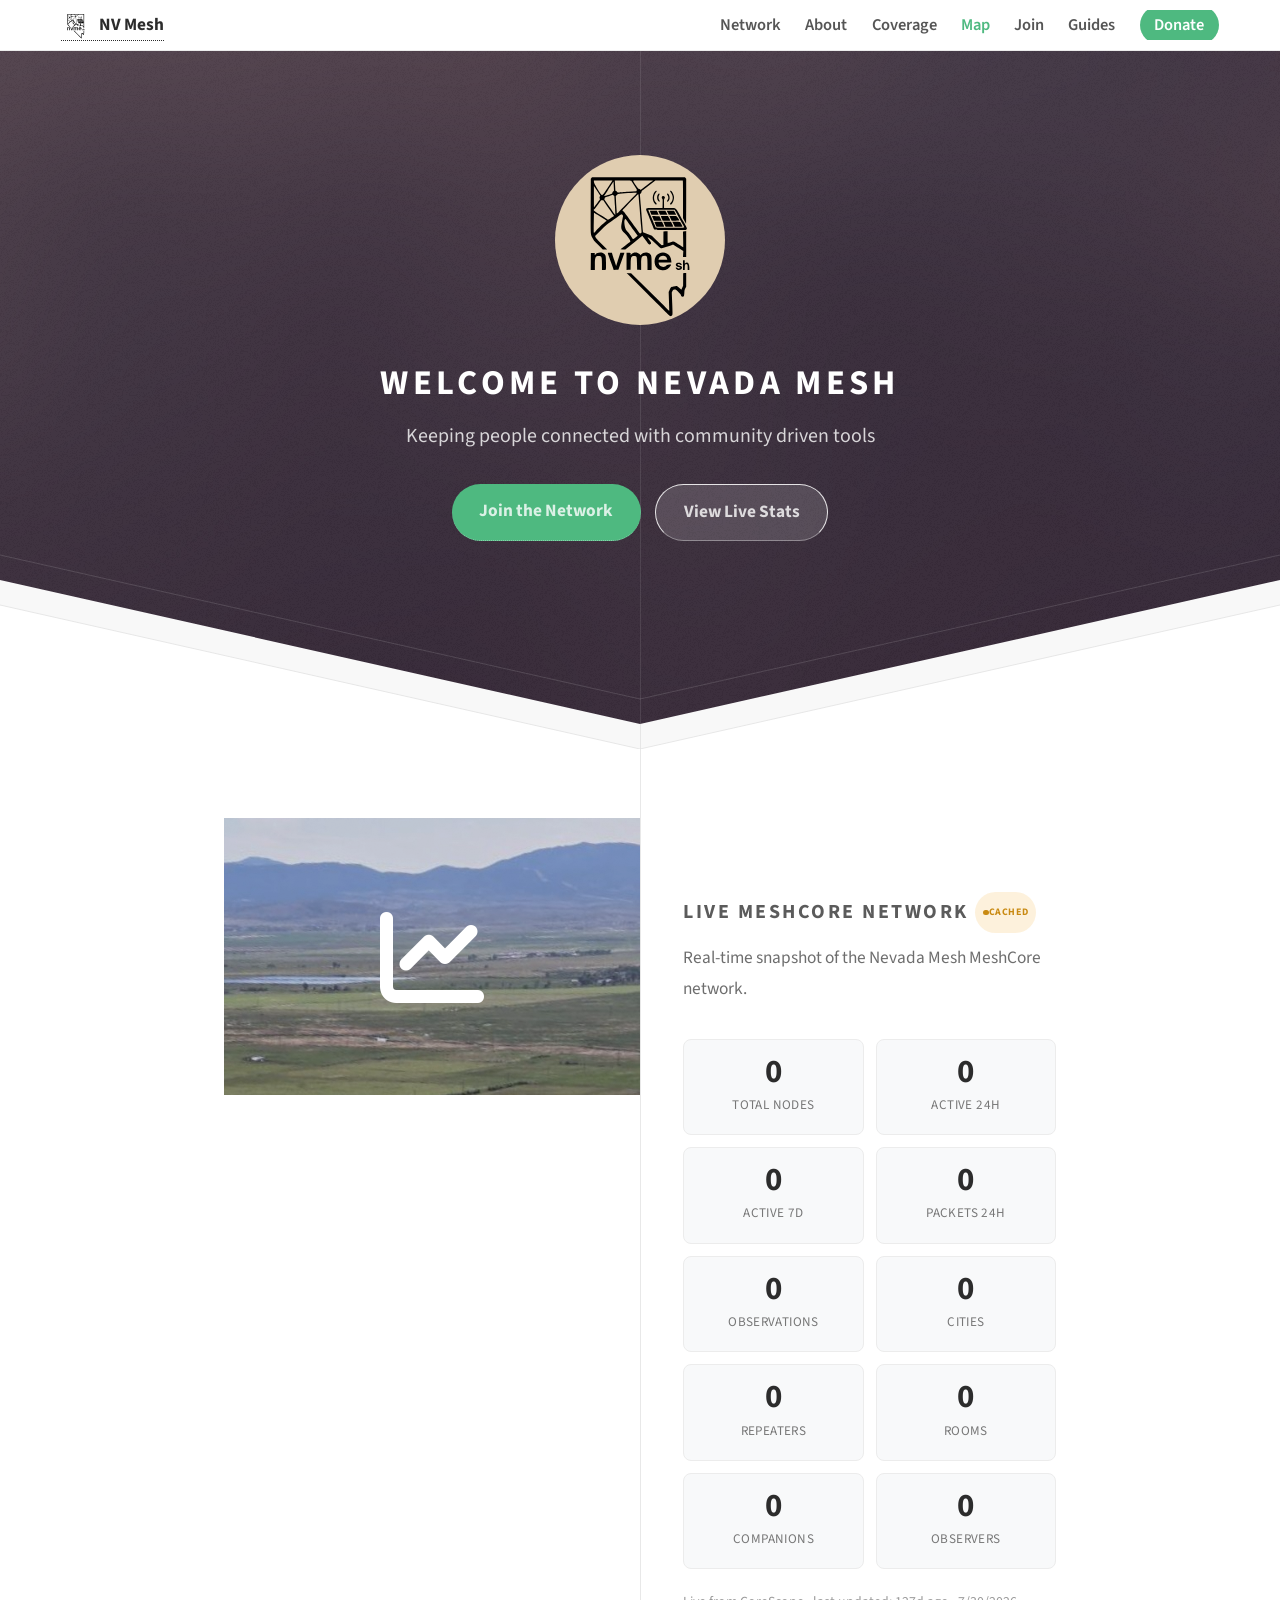
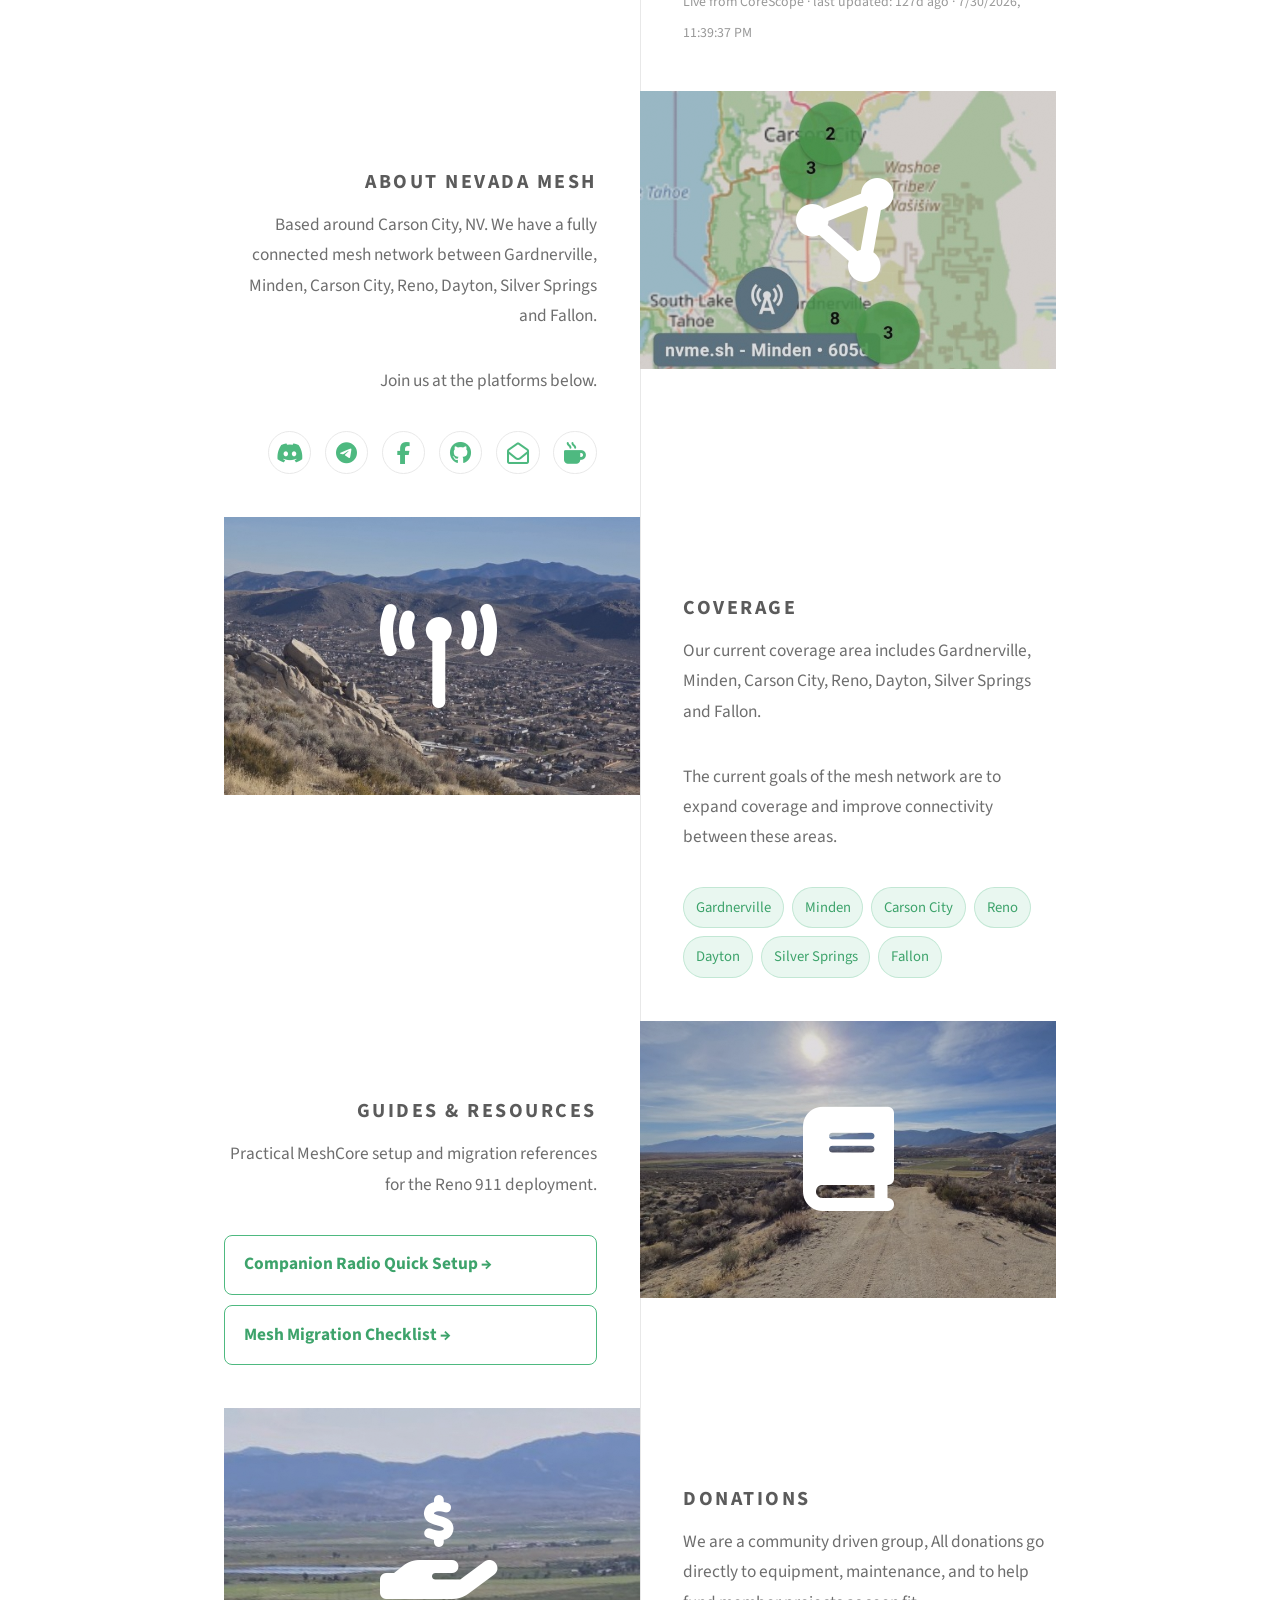
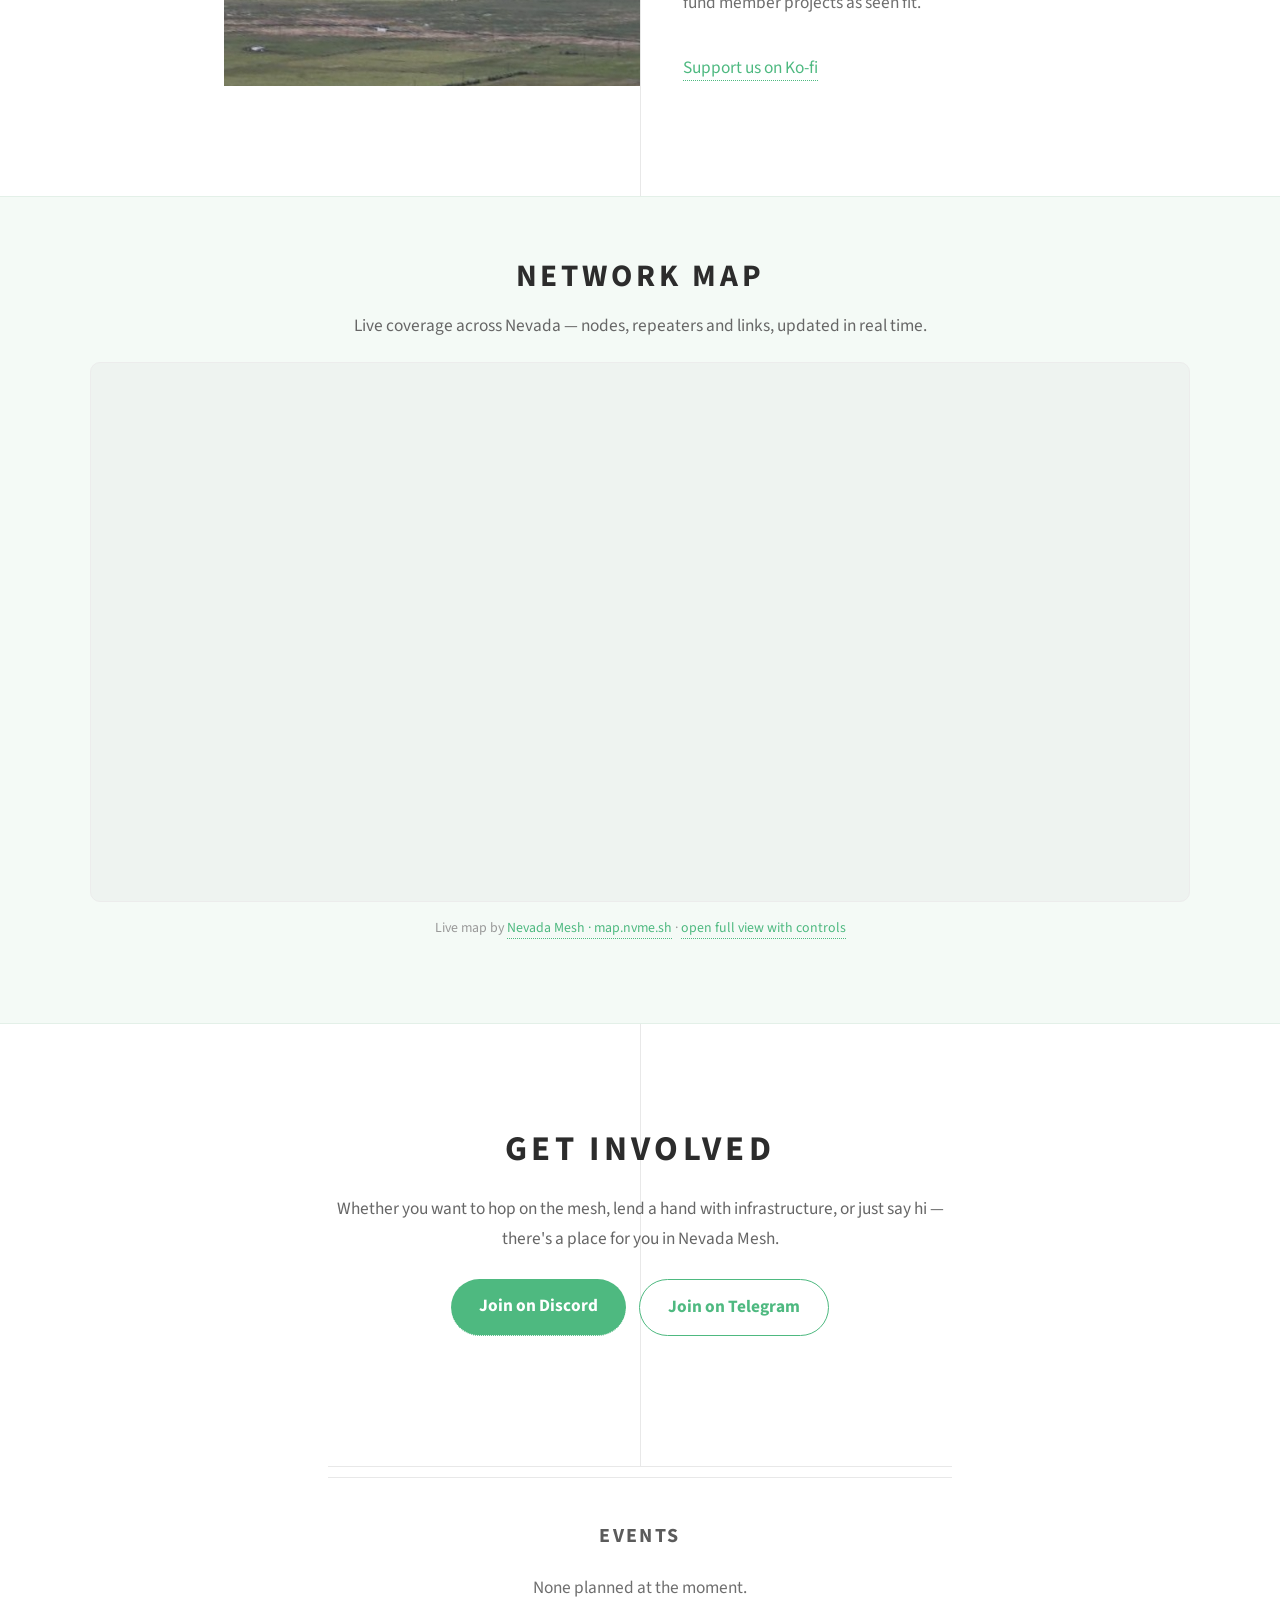
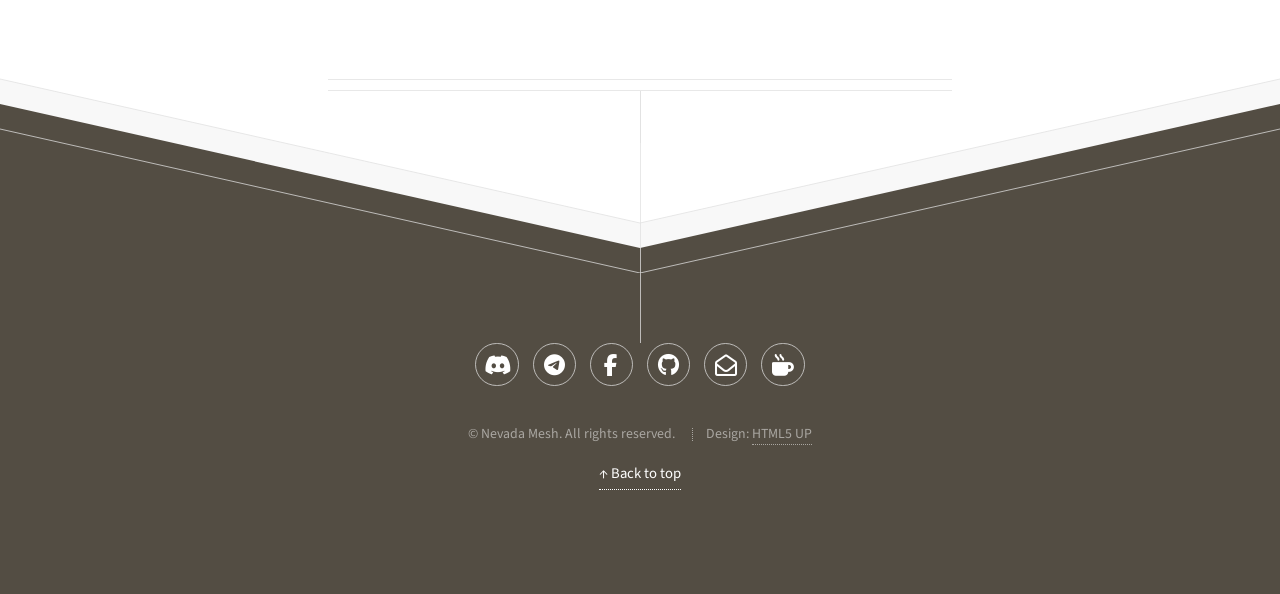
<file: index.html>
<!DOCTYPE HTML>
<html id="top">
<head>
	<title>NV Mesh — Nevada Community Mesh Network</title>
	<meta charset="utf-8" />
	<meta name="viewport" content="width=device-width, initial-scale=1" />
	<meta name="description" content="Nevada Mesh — a community-driven, off-grid MeshCore radio network keeping Carson City, Reno, Minden, Gardnerville, Dayton, Silver Springs and Fallon connected. Live network stats, coverage and how to join." />
	<meta name="theme-color" content="#4eb980" />

	<!-- Social / link-preview cards -->
	<meta property="og:type" content="website" />
	<meta property="og:title" content="Nevada Mesh — Community Mesh Network" />
	<meta property="og:description" content="Keeping Nevadans connected with community-driven, off-grid MeshCore radio. Live network stats, coverage and how to join." />
	<meta property="og:url" content="https://nvme.sh" />
	<meta property="og:image" content="images/header.jpg" />
	<meta name="twitter:card" content="summary_large_image" />
	<meta name="twitter:title" content="Nevada Mesh — Community Mesh Network" />
	<meta name="twitter:description" content="Keeping Nevadans connected with community-driven, off-grid MeshCore radio." />
	<meta name="twitter:image" content="images/header.jpg" />

	<!-- Favicon -->
	<link rel="icon" href="images/nvmesh_logo_box.svg" type="image/svg+xml" />
	<link rel="apple-touch-icon" href="images/nvmesh_logo_color.png" />

	<link rel="stylesheet" href="assets/css/main.css" />

	<style>
		:root { --nm-accent: #4eb980; --nm-accent-d: #3da36b; }

		html { scroll-behavior: smooth; }

		/* ---------- Sticky nav ---------- */
		#nav {
			position: sticky;
			top: 0;
			z-index: 1000;
			background: rgba(255, 255, 255, 0.92);
			backdrop-filter: saturate(180%) blur(10px);
			border-bottom: 1px solid #ececec;
			transition: box-shadow .2s ease;
		}
		#nav.scrolled { box-shadow: 0 2px 14px rgba(0, 0, 0, 0.08); }
		.nav-inner {
			max-width: 1200px;
			margin: 0 auto;
			display: flex;
			align-items: center;
			justify-content: space-between;
			padding: .55em 1.2em;
			gap: 1em;
		}
		.nav-brand {
			display: flex;
			align-items: center;
			gap: .5em;
			font-weight: 700;
			color: #2c2c2c;
			text-decoration: none;
			white-space: nowrap;
		}
		.nav-brand img { width: 30px; height: 30px; }
		.nav-links {
			display: flex;
			align-items: center;
			gap: 1.4em;
			list-style: none;
			margin: 0;
			padding: 0;
			overflow-x: auto;
			scrollbar-width: none;
		}
		.nav-links::-webkit-scrollbar { display: none; }
		.nav-links a {
			color: #555;
			text-decoration: none;
			font-size: .95em;
			font-weight: 600;
			padding: .3em 0;
			border-bottom: 2px solid transparent;
			transition: color .15s ease, border-color .15s ease;
			white-space: nowrap;
		}
		.nav-links a:hover { color: var(--nm-accent); }
		.nav-links a.active { color: var(--nm-accent); border-bottom-color: var(--nm-accent); }
		.nav-cta {
			background: var(--nm-accent);
			color: #fff !important;
			padding: .4em .9em !important;
			border-radius: 999px;
			border-bottom: none !important;
		}
		.nav-cta:hover { background: var(--nm-accent-d); }

		/* offset for sticky nav when jumping to anchors */
		#main section[id] { scroll-margin-top: 72px; }

		/* ---------- Hero CTAs ---------- */
		.hero-cta {
			margin-top: 1.8em;
			display: flex;
			gap: .8em;
			justify-content: center;
			flex-wrap: wrap;
		}
		.hero-cta a {
			display: inline-block;
			padding: .7em 1.6em;
			border-radius: 999px;
			font-weight: 700;
			text-decoration: none;
			font-size: 1em;
			transition: background .15s ease, color .15s ease, border-color .15s ease;
		}
		.btn-primary { background: var(--nm-accent); color: #fff; }
		.btn-primary:hover { background: var(--nm-accent-d); }
		.btn-ghost { background: rgba(255, 255, 255, 0.14); color: #fff; border: 1px solid rgba(255, 255, 255, 0.85); }
		.btn-ghost:hover { background: rgba(255, 255, 255, 0.28); border-color: #fff; }

		/* ---------- Live status badge ---------- */
		.status-badge {
			display: inline-block;
			font-size: .5em;
			font-weight: 700;
			letter-spacing: .06em;
			padding: .35em .8em;
			border-radius: 999px;
			vertical-align: middle;
			margin-left: .6em;
			text-transform: uppercase;
		}
		.status-badge .dot { display: inline-block; width: .55em; height: .55em; border-radius: 50%; background: currentColor; margin-right: .4em; vertical-align: middle; }
		.status-badge.live   { background: rgba(78,185,128,.15); color: var(--nm-accent); }
		.status-badge.cached { background: rgba(240,170,40,.16);  color: #c98a12; }
		.status-badge.demo   { background: rgba(140,140,140,.16); color: #888; }
		.status-badge.live .dot { animation: nm-pulse 1.6s infinite; }
		@keyframes nm-pulse { 0% { box-shadow: 0 0 0 0 rgba(78,185,128,.55); } 70% { box-shadow: 0 0 0 .55em rgba(78,185,128,0); } 100% { box-shadow: 0 0 0 0 rgba(78,185,128,0); } }

		/* ---------- Stats grid ---------- */
		.stat-grid { display: grid; grid-template-columns: repeat(auto-fit, minmax(118px, 1fr)); gap: 12px; margin: 18px 0; }
		.stat { background: #f8f9fa; border: 1px solid #ececec; border-radius: 8px; padding: 14px 10px; text-align: center; }
		.stat-num { font-size: 1.9em; font-weight: 700; color: #2c2c2c; line-height: 1.1; font-variant-numeric: tabular-nums; }
		.stat-lbl { font-size: .76em; color: #777; margin-top: 5px; text-transform: uppercase; letter-spacing: .03em; }
		.content h4 { margin: 20px 0 7px; font-size: 1em; color: var(--nm-accent); }
		ol.operators { margin: 0; padding-left: 1.4em; color: #5b5b5b; }
		ol.operators li { margin: 3px 0; }
		ol.operators .cnt { color: #9a9a9a; font-variant-numeric: tabular-nums; }
		.updated { margin-top: 14px; font-size: .8em; color: #999; }

		/* ---------- Coverage chips ---------- */
		.chips { display: flex; flex-wrap: wrap; gap: 8px; margin: 12px 0 4px; }
		.chip { background: rgba(78,185,128,.12); color: var(--nm-accent-d); border: 1px solid rgba(78,185,128,.25); border-radius: 999px; padding: .3em .8em; font-size: .85em; }

		/* ---------- Network Specs removed; guides live in #resources ---------- */

		/* ---------- Get Involved CTA band ---------- */
		#get-involved { text-align: center; padding: 3.5em 1em; }
		#get-involved h2 { font-size: 2em; margin: 0 0 .4em; color: #2c2c2c; }
		#get-involved p { color: #666; max-width: 38em; margin: 0 auto 1.4em; }
		.involve-actions { display: flex; gap: .8em; justify-content: center; flex-wrap: wrap; }
		.involve-actions a { display: inline-block; padding: .7em 1.6em; border-radius: 999px; font-weight: 700; text-decoration: none; font-size: 1em; }
		.involve-actions .btn-primary { background: var(--nm-accent); color: #fff; }
		.involve-actions .btn-primary:hover { background: var(--nm-accent-d); }
		.involve-actions .btn-ghost { background: #fff; color: var(--nm-accent); border: 1px solid var(--nm-accent); }
		.involve-actions .btn-ghost:hover { background: #f1fbf6; }

		/* ---------- Footer back-to-top ---------- */
		.to-top { display: inline-block; margin-top: 1.2em; color: rgba(255,255,255,.7); font-size: .85em; text-decoration: none; }
		.to-top:hover { color: #fff; }

		/* ---------- Fix: let feature blocks grow (template clips at 20em) ---------- */
		#main .feature { height: auto !important; }
		#main .feature .image { height: auto; min-height: 16em; }
		#main .feature .image img { position: static; width: 100%; height: 16em; object-fit: cover; }
		#main .feature .content { width: 50%; }

		/* ---------- Network Map (embedded renomap) — full-bleed band like Events ---------- */
		.map-section { margin: 4em 0 2em; }
		.map-section.major {
			width: 100%;
			margin: 4em 0 2em;
			background: #f4faf6;
			padding: 3em 1.2em;
			border-top: 1px solid #e3f0e8;
			border-bottom: 1px solid #e3f0e8;
			box-sizing: border-box;
		}
		.map-head { text-align: center; max-width: 51em; margin: 0 auto; }
		.map-head h3 { font-size: 1.8em; margin: 0 0 .25em; color: #2c2c2c; }
		.map-head p { color: #666; margin: 0 0 1.2em; }
		.map-wrap {
			position: relative;
			width: 100%;
			max-width: 1100px;
			margin: 0 auto;
			height: 540px;
			border: 1px solid #ececec;
			border-radius: 10px;
			overflow: hidden;
			background: #eef3f0;
		}
		.map-wrap iframe { width: 100%; height: 100%; border: 0; display: block; }
		.map-note { text-align: center; font-size: .8em; color: #999; margin-top: .8em; max-width: 51em; margin-left: auto; margin-right: auto; }
		.map-note a { color: var(--nm-accent); }

		/* ---------- Guides (feature-styled, like old Network Specs) ---------- */
		.guide-links { list-style: none; padding: 0; margin: 1em 0 0; display: grid; gap: .6em; }
		.guide-links a {
			display: flex; align-items: center; justify-content: space-between;
			padding: .8em 1.1em; border: 1px solid var(--nm-accent); border-radius: 8px;
			color: var(--nm-accent-d); font-weight: 700; text-decoration: none;
			transition: background .15s ease, color .15s ease;
		}
		.guide-links a:hover { background: var(--nm-accent); color: #fff; }

		@media screen and (max-width: 736px) {
			#main .feature .image img { height: 13em; }
			#main .feature .content { width: 100% !important; }
			.map-wrap { height: 380px; }
		}

		/* Mobile: tighten nav */
		@media screen and (max-width: 640px) {
			.nav-inner { padding: .5em .8em; }
			.nav-links { gap: .9em; }
			.nav-links a { font-size: .85em; }
			#header h1 { font-size: 1.9em; }
		}
	</style>
</head>
<body class="is-preload">

	<!-- ===== Sticky Nav ===== -->
	<nav id="nav">
		<div class="nav-inner">
			<a class="nav-brand" href="#top"><img src="images/nvmesh_logo_box.svg" alt="NV Mesh" /> NV Mesh</a>
			<ul class="nav-links">
				<li><a href="#network">Network</a></li>
				<li><a href="#about">About</a></li>
				<li><a href="#coverage">Coverage</a></li>
				<li><a href="#map">Map</a></li>
				<li><a href="#join">Join</a></li>
				<li><a href="#resources">Guides</a></li>
				<li><a href="#donate" class="nav-cta">Donate</a></li>
			</ul>
		</div>
	</nav>

	<!-- ===== Header / Hero ===== -->
	<div id="header">
		<span class="logo icon"><img style="width: 100%;" src="images/nvmesh_logo_box.svg" alt="NV Mesh Logo" /></span>
		<h1>Welcome to Nevada Mesh</h1>
		<p>Keeping people connected with community driven tools</p>
		<div class="hero-cta">
			<a class="btn-primary" href="#join">Join the Network</a>
			<a class="btn-ghost" href="#network">View Live Stats</a>
		</div>
	</div>

	<!-- ===== Main ===== -->
	<div id="main">

		<div class="box alt container">

			<!-- Live MeshCore Network (promoted up) -->
			<section class="feature left" id="network">
				<a href="#" class="image icon fa-solid fa-chart-line"><img loading="lazy" src="images/pic01.jpg" alt="" /></a>
				<div class="content">
					<h3>Live MeshCore Network <span class="status-badge demo" id="stats-badge"><span class="dot"></span>Loading</span></h3>
					<p>Real-time snapshot of the Nevada Mesh MeshCore network.</p>

					<div class="stat-grid">
						<div class="stat"><div class="stat-num" id="nodes-total">&ndash;</div><div class="stat-lbl">Total Nodes</div></div>
						<div class="stat"><div class="stat-num" id="nodes-24h">&ndash;</div><div class="stat-lbl">Active 24h</div></div>
						<div class="stat"><div class="stat-num" id="nodes-7d">&ndash;</div><div class="stat-lbl">Active 7d</div></div>
						<div class="stat"><div class="stat-num" id="packets-24h">&ndash;</div><div class="stat-lbl">Packets 24h</div></div>
						<div class="stat"><div class="stat-num" id="observations">&ndash;</div><div class="stat-lbl">Observations</div></div>
						<div class="stat"><div class="stat-num" id="cities">&ndash;</div><div class="stat-lbl">Cities</div></div>
						<div class="stat"><div class="stat-num" id="repeaters">&ndash;</div><div class="stat-lbl">Repeaters</div></div>
						<div class="stat"><div class="stat-num" id="rooms">&ndash;</div><div class="stat-lbl">Rooms</div></div>
						<div class="stat"><div class="stat-num" id="companions">&ndash;</div><div class="stat-lbl">Companions</div></div>
						<div class="stat"><div class="stat-num" id="observers">&ndash;</div><div class="stat-lbl">Observers</div></div>
					</div>

					<p class="updated">Live from CoreScope &middot; last updated: <span id="stats-updated">loading&hellip;</span></p>
				</div>
			</section>

			<!-- About -->
			<section class="feature right" id="about">
				<a href="#" class="image icon fa-solid fa-circle-nodes"><img loading="lazy" src="images/pic02.jpg" alt="" /></a>
				<div class="content">
					<h3>About Nevada Mesh</h3>
					<p>Based around Carson City, NV. We have a fully connected mesh network between Gardnerville,
						Minden, Carson City, Reno, Dayton, Silver Springs and Fallon.</p>
					<p>Join us at the platforms below.</p>
					<ul class="icons">
						<li><a href="https://discord.gg/FUYAZgp4Ew" class="icon fa-brands fa-discord"><span class="label">Discord</span></a></li>
						<li><a href="https://t.me/+Uhkh8-nD74JiODlh" class="icon fa-brands fa-telegram"><span class="label">Telegram</span></a></li>
						<li><a href="https://www.facebook.com/groups/2189330928181707/?ref=share&mibextid=NSMWBT" class="icon fa-brands fa-facebook-f"><span class="label">Facebook</span></a></li>
						<li><a href="https://github.com/wel97459" class="icon fa-brands fa-github"><span class="label">Github</span></a></li>
						<li><a href="mailto:support@nvme.sh" class="icon fa fa-envelope-open"><span class="label">Email</span></a></li>
						<li><a href="https://ko-fi.com/nvmesh" target="_blank" rel="noopener" class="icon fa-solid fa-mug-hot"><span class="label">Ko-fi Donations</span></a></li>
					</ul>
				</div>
			</section>

			<!-- Coverage -->
			<section class="feature left" id="coverage">
				<a href="#" class="image icon fa-solid fa-tower-broadcast"><img loading="lazy" src="images/pic03.jpg" alt="" /></a>
				<div class="content">
					<h3>Coverage</h3>
					<p>Our current coverage area includes Gardnerville, Minden, Carson City, Reno, Dayton, Silver
						Springs and Fallon.</p>
					<p>The current goals of the mesh network are to expand coverage and improve connectivity between
						these areas.</p>
					<div class="chips">
						<span class="chip">Gardnerville</span>
						<span class="chip">Minden</span>
						<span class="chip">Carson City</span>
						<span class="chip">Reno</span>
						<span class="chip">Dayton</span>
						<span class="chip">Silver Springs</span>
						<span class="chip">Fallon</span>
					</div>
				</div>
			</section>

			<!-- Resources / Guides -->
			<section class="feature right" id="resources">
				<a href="#" class="image icon fa-solid fa-book"><img loading="lazy" src="images/pic04.jpg" alt="" /></a>
				<div class="content">
					<h3>Guides &amp; Resources</h3>
					<p>Practical MeshCore setup and migration references for the Reno 911 deployment.</p>
					<ul class="guide-links">
						<li><a href="companion-radio-quick-setup.html">Companion Radio Quick Setup &rarr;</a></li>
						<li><a href="mesh-migration-checklist.html">Mesh Migration Checklist &rarr;</a></li>
					</ul>
				</div>
			</section>

			<!-- Donate -->
			<section class="feature left" id="donate">
				<a href="#" class="image icon fa-solid fa-hand-holding-dollar"><img loading="lazy" src="images/pic01.jpg" alt="" /></a>
				<div class="content">
					<h3>Donations</h3>
					<p>We are a community driven group, All donations go directly to equipment, maintenance, and to help
						fund member projects as seen fit.</p>
					<a href="https://ko-fi.com/nvmesh" target="_blank" rel="noopener">Support us on Ko-fi</a>
				</div>
			</section>


		</div>

		<!-- Network Map (CoreScope live3 instance, clean embed: ?embed=1 strips nav chrome) -->
		<section id="map" class="map-section major">
			<div class="container medium map-head">
				<h3>Network Map</h3>
				<p>Live coverage across Nevada &mdash; nodes, repeaters and links, updated in real time.</p>
			</div>
			<div class="map-wrap">
				<iframe src="https://altmap.nvme.sh/map3#/live?embed=1" title="Nevada Mesh live network map"
					loading="lazy" referrerpolicy="no-referrer-when-downgrade"
					allow="geolocation"></iframe>
			</div>
			<p class="map-note">Live map by <a href="https://altmap.nvme.sh/map3#/live" target="_blank" rel="noopener">Nevada Mesh &middot; map.nvme.sh</a> &middot; <a href="https://altmap.nvme.sh/map3" target="_blank" rel="noopener">open full view with controls</a></p>
		</section>

		<!-- Get Involved CTA -->
		<section id="join">
			<div id="get-involved">
				<h2>Get Involved</h2>
				<p>Whether you want to hop on the mesh, lend a hand with infrastructure, or just say hi — there's a
					place for you in Nevada Mesh.</p>
				<div class="involve-actions">
					<a class="btn-primary" href="https://discord.gg/FUYAZgp4Ew">Join on Discord</a>
					<a class="btn-ghost" href="https://t.me/+Uhkh8-nD74JiODlh">Join on Telegram</a>
				</div>
			</div>
		</section>

		<footer class="major container medium">
			<h3>Events</h3>
			<p>None planned at the moment.</p>
		</footer>

	</div>

	<!-- ===== Footer ===== -->
	<div id="footer">
		<div class="container medium">

			<ul class="icons">
				<li><a href="https://discord.gg/FUYAZgp4Ew" class="icon fa-brands fa-discord"><span class="label">Discord</span></a></li>
				<li><a href="https://t.me/+Uhkh8-nD74JiODlh" class="icon fa-brands fa-telegram"><span class="label">Telegram</span></a></li>
				<li><a href="https://www.facebook.com/groups/2189330928181707/?ref=share&mibextid=NSMWBT" class="icon fa-brands fa-facebook-f"><span class="label">Facebook</span></a></li>
				<li><a href="https://github.com/wel97459" class="icon fa-brands fa-github"><span class="label">Github</span></a></li>
				<li><a href="mailto:support@nvme.sh" class="icon fa fa-envelope-open"><span class="label">Email</span></a></li>
				<li><a href="https://ko-fi.com/nvmesh" target="_blank" rel="noopener" class="icon fa-solid fa-mug-hot"><span class="label">Ko-fi Donations</span></a></li>
			</ul>

			<ul class="copyright">
				<li>&copy; Nevada Mesh. All rights reserved.</li>
				<li>Design: <a href="http://html5up.net">HTML5 UP</a></li>
			</ul>

			<a class="to-top" href="#top">&uarr; Back to top</a>

		</div>
	</div>

	<!-- Scripts -->
	<script src="assets/js/jquery.min.js"></script>
	<script src="assets/js/browser.min.js"></script>
	<script src="assets/js/breakpoints.min.js"></script>
	<script src="assets/js/util.js"></script>
	<script src="assets/js/main.js"></script>

	<!-- Nav: shadow on scroll + scroll-spy active link -->
	<script>
		(function () {
			var nav = document.getElementById('nav');
			var links = Array.prototype.slice.call(document.querySelectorAll('.nav-links a'));

			window.addEventListener('scroll', function () {
				nav.classList.toggle('scrolled', window.scrollY > 8);
			}, { passive: true });

			if ('IntersectionObserver' in window) {
				var map = {};
				links.forEach(function (a) {
					var id = a.getAttribute('href');
					if (id && id.charAt(0) === '#' && id.length > 1) {
						var sec = document.querySelector(id);
						if (sec) map[id] = a;
					}
				});
				var obs = new IntersectionObserver(function (entries) {
					entries.forEach(function (e) {
						if (e.isIntersecting) {
							links.forEach(function (l) { l.classList.remove('active'); });
							var a = map['#' + e.target.id];
							if (a) a.classList.add('active');
						}
					});
				}, { rootMargin: '-45% 0px -50% 0px', threshold: 0 });
				Object.keys(map).forEach(function (id) {
					obs.observe(document.querySelector(id));
				});
			}
		})();
	</script>

	<!-- MeshCore Stats Loader (Live -> Cached -> Demo) -->
	<script>
		(function () {
			var DEFAULTS = {
				nodes_all: 275, nodes_7d: 121, messages_24h: 16, contacts_7d: 130,
				cities: 6, avg_snr_24h: 11.9, avg_hop_count: 4.5,
				top_channels: [{ channel: 'Public', messages: 74, users: 17 }],
				longest_path: { path_length: 12, user: 'Natendo 🤿' },
				top_users: []
			};

			function $(id) { return document.getElementById(id); }
			function setText(id, v) { var e = $(id); if (e) e.textContent = (v == null || v === '') ? '–' : v; }

			function animateNum(id, target, decimals) {
				var el = $(id); if (!el) return;
				target = Number(target) || 0;
				var start = null, dur = 800;
				function step(ts) {
					if (!start) start = ts;
					var p = Math.min((ts - start) / dur, 1);
					var eased = 1 - Math.pow(1 - p, 3);
					var val = target * eased;
					el.textContent = decimals ? val.toFixed(decimals) : Math.round(val).toLocaleString();
					if (p < 1) requestAnimationFrame(step);
					else el.textContent = decimals ? target.toFixed(decimals) : Math.round(target).toLocaleString();
				}
				requestAnimationFrame(step);
			}

			function fmtUptime(s) {
				s = Math.floor(Number(s) || 0);
				var d = Math.floor(s / 86400); s -= d * 86400;
				var h = Math.floor(s / 3600); s -= h * 3600;
				var m = Math.floor(s / 60);
				if (d > 0) return d + 'd ' + h + 'h';
				if (h > 0) return h + 'h ' + m + 'm';
				return m + 'm';
			}

			function fmtAgo(ts) {
				if (!ts) return '';
				var diff = Math.floor(Date.now() / 1000 - ts);
				if (diff < 60) return 'just now';
				if (diff < 3600) return Math.floor(diff / 60) + 'm ago';
				if (diff < 86400) return Math.floor(diff / 3600) + 'h ago';
				return Math.floor(diff / 86400) + 'd ago';
			}

			function setBadge(mode) {
				var b = $('stats-badge'); if (!b) return;
				b.className = 'status-badge ' + mode;
				var label = mode === 'live' ? 'Live' : mode === 'cached' ? 'Cached' : 'Demo';
				b.innerHTML = '<span class="dot"></span>' + label;
			}

			function render(s, nodes, mode) {
				s = s || {};
				setBadge(mode);

				animateNum('nodes-total', s.totalNodes);

				// Derive active counts + cities from the nodes feed.
				var a24 = 0, a7 = 0, cells = {};
				(nodes || []).forEach(function (n) {
					var a = ageMs(n.last_heard);
					if (a != null) {
						if (a < 86400000) a24++;
						if (a < 604800000) a7++;
					}
					if (n.lat && n.lon && (n.lat !== 0 || n.lon !== 0)) cells[Math.round(n.lat * 10) + ',' + Math.round(n.lon * 10)] = 1;
				});

				animateNum('nodes-24h', a24);
				animateNum('nodes-7d', a7);
				animateNum('packets-24h', s.packetsLast24h);
				animateNum('observations', s.totalObservations);
				animateNum('cities', Object.keys(cells).length);
				var counts = s.counts || {};
				animateNum('repeaters', counts.repeaters);
				animateNum('rooms', counts.rooms);
				animateNum('companions', counts.companions);
				animateNum('observers', s.totalObservers);

				var ts = s._fetchedAt || (s.timestamp ? s.timestamp * 1000 : null);
				setText('stats-updated', ts ? (fmtAgo(ts / 1000) + ' · ' + new Date(ts).toLocaleString()) : 'unknown');
			}

			function ageMs(iso) {
				if (!iso) return null;
				var t = Date.parse(iso);
				return isNaN(t) ? null : (Date.now() - t);
			}

			function getJSON(url) {
				return fetch(url, { cache: 'no-store' }).then(function (r) {
					if (!r.ok) throw new Error(r.status);
					return r.json();
				});
			}

			// Live data straight from CoreScope (CORS-enabled as of 2026-07-30).
			var CORE = 'https://altmap.nvme.sh/api';
			var INSTANCE = 'live3';
			var CACHE = 'data/meshcore-stats.json';

			Promise.all([
				getJSON(CORE + '/stats?instance=' + INSTANCE),
				getJSON(CORE + '/nodes?instance=' + INSTANCE).catch(function () { return { nodes: [] }; })
			]).then(function (res) {
				var stats = res[0];
				stats._fetchedAt = Date.now();
				render(stats, (res[1] && res[1].nodes) || [], 'live');
			}).catch(function () {
				// Fallback: committed snapshot (refreshed by update-meshcore-stats.sh).
				getJSON(CACHE).then(function (stats) {
					render(stats, stats.top_users ? [] : [], 'cached');
				}).catch(function () {
					render(DEFAULTS, [], 'demo');
				});
			});
		})();
	</script>

</body>
</html>
</file>
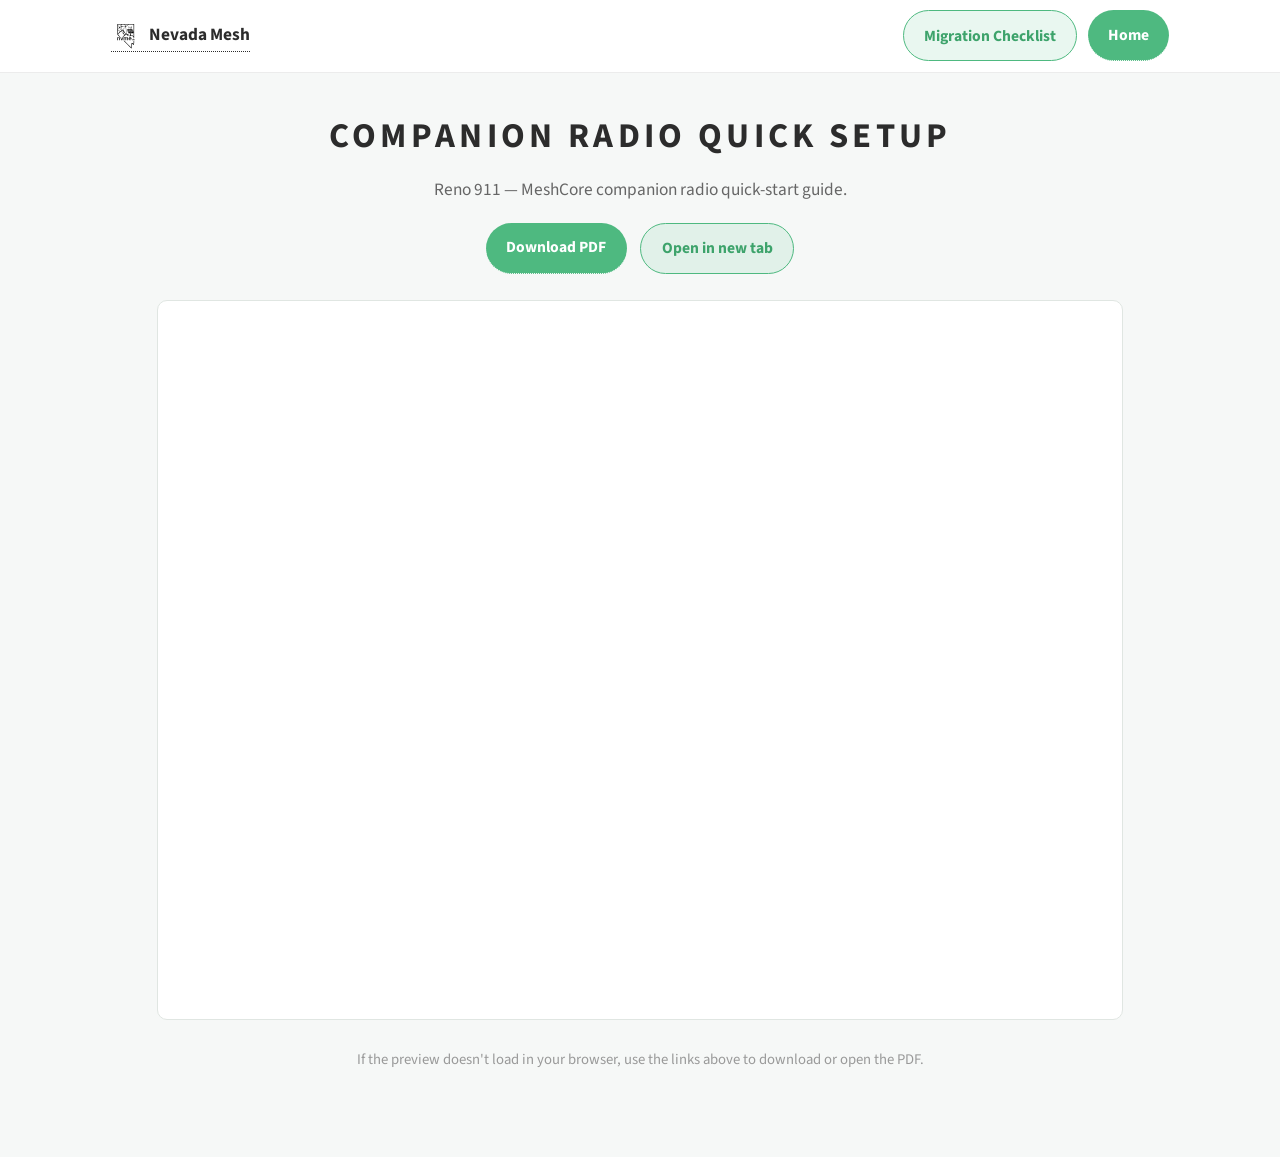
<file: companion-radio-quick-setup.html>
<!DOCTYPE HTML>
<html lang="en">
<head>
	<meta charset="utf-8" />
	<meta name="viewport" content="width=device-width, initial-scale=1" />
	<title>Companion Radio Quick Setup — Nevada Mesh</title>
	<meta name="description" content="MeshCore companion radio quick-start guide (Reno 911 deployment)." />
	<link rel="icon" href="images/nvmesh_logo_box.svg" type="image/svg+xml" />
	<link rel="stylesheet" href="assets/css/main.css" />
	<style>
		:root { --nm-accent: #4eb980; --nm-accent-d: #3da36b; }
		body { background: #f6f8f7; }
		.doc-nav { position: sticky; top: 0; z-index: 1000; background: rgba(255,255,255,.92); backdrop-filter: saturate(180%) blur(10px); border-bottom: 1px solid #ececec; }
		.doc-nav-inner { max-width: 1100px; margin: 0 auto; display: flex; align-items: center; justify-content: space-between; padding: .6em 1.2em; gap: 1em; }
		.doc-brand { display: flex; align-items: center; gap: .5em; font-weight: 700; color: #2c2c2c; text-decoration: none; white-space: nowrap; }
		.doc-brand img { width: 30px; height: 30px; }
		.doc-actions { display: flex; gap: .6em; flex-wrap: wrap; }
		.btn { display: inline-block; padding: .6em 1.3em; border-radius: 999px; font-weight: 700; text-decoration: none; font-size: .9em; white-space: nowrap; }
		.btn-primary { background: var(--nm-accent); color: #fff; }
		.btn-primary:hover { background: var(--nm-accent-d); }
		.btn-ghost { background: rgba(78,185,128,.12); color: var(--nm-accent-d); border: 1px solid var(--nm-accent); }
		.doc-wrap { max-width: 1000px; margin: 2em auto; padding: 0 1em 3em; }
		.doc-head { text-align: center; margin: 1.5em 0 1em; }
		.doc-head h1 { font-size: 2em; margin: 0 0 .2em; color: #2c2c2c; }
		.doc-head p { color: #666; margin: 0; }
		.doc-buttons { text-align: center; margin: 1em 0 1.5em; display: flex; gap: .8em; justify-content: center; flex-wrap: wrap; }
		.doc-viewer { width: 100%; height: 80vh; border: 1px solid #e0e6e2; border-radius: 10px; background: #fff; }
		.doc-note { text-align: center; color: #999; font-size: .85em; margin-top: 1em; }
		@media screen and (max-width: 736px) { .doc-viewer { height: 70vh; } }
	</style>
</head>
<body>
	<nav class="doc-nav">
		<div class="doc-nav-inner">
			<a class="doc-brand" href="index.html"><img src="images/nvmesh_logo_box.svg" alt="NV Mesh" /> Nevada Mesh</a>
			<div class="doc-actions">
				<a class="btn btn-ghost" href="mesh-migration-checklist.html">Migration Checklist</a>
				<a class="btn btn-primary" href="index.html">Home</a>
			</div>
		</div>
	</nav>

	<div class="doc-wrap">
		<div class="doc-head">
			<h1>Companion Radio Quick Setup</h1>
			<p>Reno 911 &mdash; MeshCore companion radio quick-start guide.</p>
		</div>
		<div class="doc-buttons">
			<a class="btn btn-primary" href="assets/Reno_911_Companion_Radio_Quick_Setup-1.pdf" download>Download PDF</a>
			<a class="btn btn-ghost" href="assets/Reno_911_Companion_Radio_Quick_Setup-1.pdf" target="_blank" rel="noopener">Open in new tab</a>
		</div>
		<iframe class="doc-viewer" src="assets/Reno_911_Companion_Radio_Quick_Setup-1.pdf#view=FitH" title="Companion Radio Quick Setup PDF"></iframe>
		<p class="doc-note">If the preview doesn't load in your browser, use the links above to download or open the PDF.</p>
	</div>
</body>
</html>
</file>
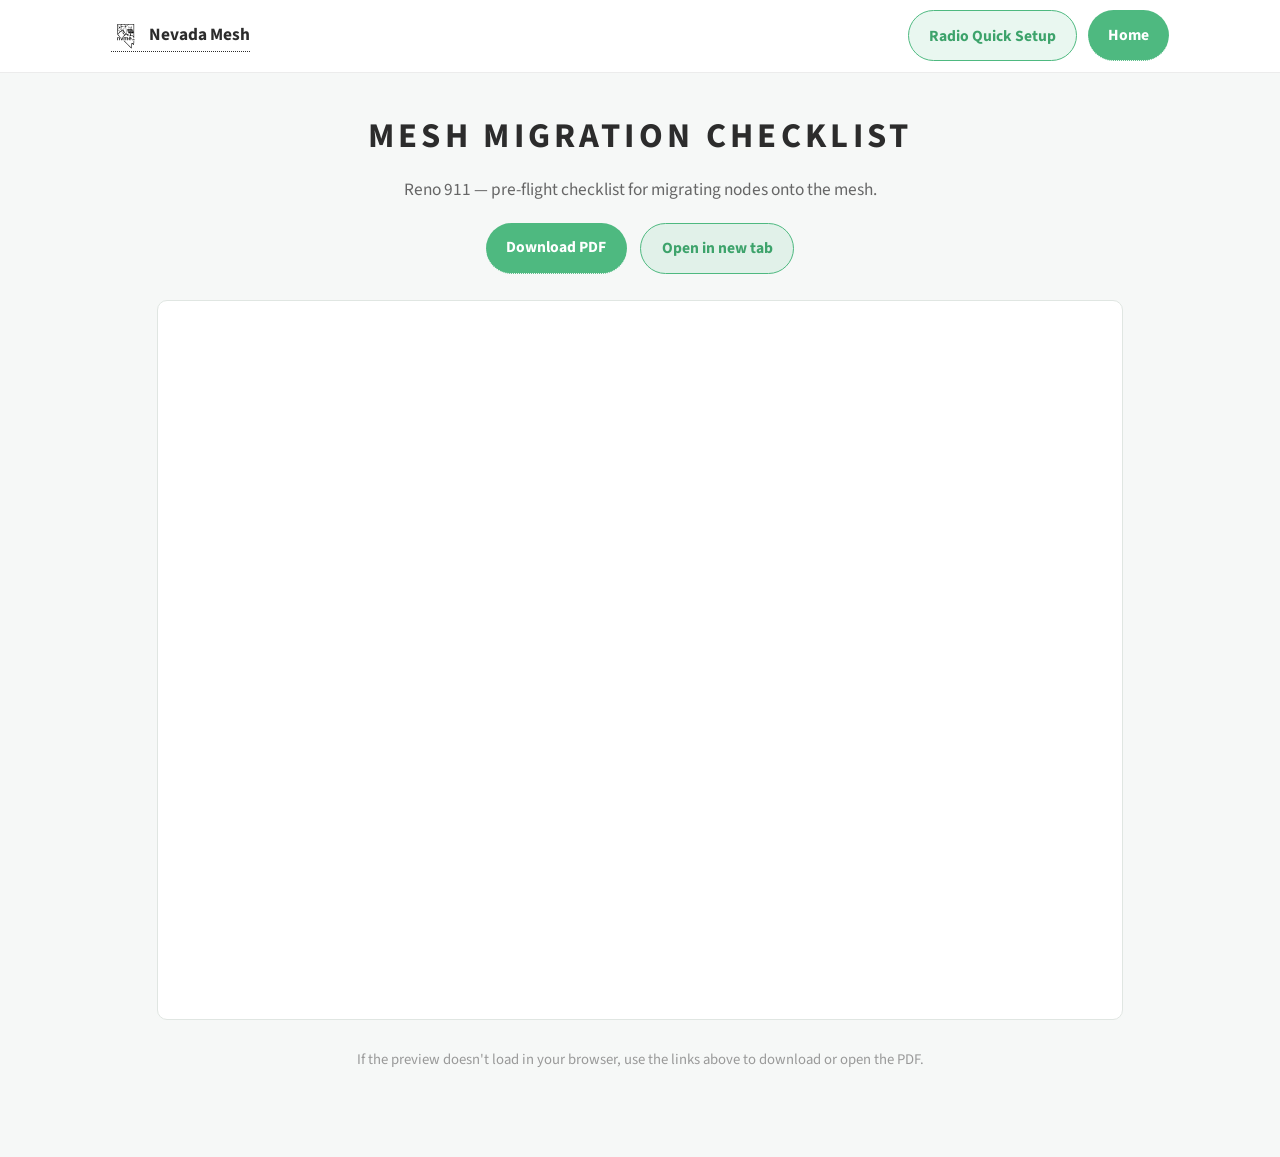
<file: mesh-migration-checklist.html>
<!DOCTYPE HTML>
<html lang="en">
<head>
	<meta charset="utf-8" />
	<meta name="viewport" content="width=device-width, initial-scale=1" />
	<title>Mesh Migration Checklist — Nevada Mesh</title>
	<meta name="description" content="Pre-flight checklist for migrating nodes onto the Nevada Mesh MeshCore network (Reno 911 deployment)." />
	<link rel="icon" href="images/nvmesh_logo_box.svg" type="image/svg+xml" />
	<link rel="stylesheet" href="assets/css/main.css" />
	<style>
		:root { --nm-accent: #4eb980; --nm-accent-d: #3da36b; }
		body { background: #f6f8f7; }
		.doc-nav { position: sticky; top: 0; z-index: 1000; background: rgba(255,255,255,.92); backdrop-filter: saturate(180%) blur(10px); border-bottom: 1px solid #ececec; }
		.doc-nav-inner { max-width: 1100px; margin: 0 auto; display: flex; align-items: center; justify-content: space-between; padding: .6em 1.2em; gap: 1em; }
		.doc-brand { display: flex; align-items: center; gap: .5em; font-weight: 700; color: #2c2c2c; text-decoration: none; white-space: nowrap; }
		.doc-brand img { width: 30px; height: 30px; }
		.doc-actions { display: flex; gap: .6em; flex-wrap: wrap; }
		.btn { display: inline-block; padding: .6em 1.3em; border-radius: 999px; font-weight: 700; text-decoration: none; font-size: .9em; white-space: nowrap; }
		.btn-primary { background: var(--nm-accent); color: #fff; }
		.btn-primary:hover { background: var(--nm-accent-d); }
		.btn-ghost { background: rgba(78,185,128,.12); color: var(--nm-accent-d); border: 1px solid var(--nm-accent); }
		.doc-wrap { max-width: 1000px; margin: 2em auto; padding: 0 1em 3em; }
		.doc-head { text-align: center; margin: 1.5em 0 1em; }
		.doc-head h1 { font-size: 2em; margin: 0 0 .2em; color: #2c2c2c; }
		.doc-head p { color: #666; margin: 0; }
		.doc-buttons { text-align: center; margin: 1em 0 1.5em; display: flex; gap: .8em; justify-content: center; flex-wrap: wrap; }
		.doc-viewer { width: 100%; height: 80vh; border: 1px solid #e0e6e2; border-radius: 10px; background: #fff; }
		.doc-note { text-align: center; color: #999; font-size: .85em; margin-top: 1em; }
		@media screen and (max-width: 736px) { .doc-viewer { height: 70vh; } }
	</style>
</head>
<body>
	<nav class="doc-nav">
		<div class="doc-nav-inner">
			<a class="doc-brand" href="index.html"><img src="images/nvmesh_logo_box.svg" alt="NV Mesh" /> Nevada Mesh</a>
			<div class="doc-actions">
				<a class="btn btn-ghost" href="companion-radio-quick-setup.html">Radio Quick Setup</a>
				<a class="btn btn-primary" href="index.html">Home</a>
			</div>
		</div>
	</nav>

	<div class="doc-wrap">
		<div class="doc-head">
			<h1>Mesh Migration Checklist</h1>
			<p>Reno 911 &mdash; pre-flight checklist for migrating nodes onto the mesh.</p>
		</div>
		<div class="doc-buttons">
			<a class="btn btn-primary" href="assets/Reno_911_Mesh_Migration_Checklist-1-1.pdf" download>Download PDF</a>
			<a class="btn btn-ghost" href="assets/Reno_911_Mesh_Migration_Checklist-1-1.pdf" target="_blank" rel="noopener">Open in new tab</a>
		</div>
		<iframe class="doc-viewer" src="assets/Reno_911_Mesh_Migration_Checklist-1-1.pdf#view=FitH" title="Mesh Migration Checklist PDF"></iframe>
		<p class="doc-note">If the preview doesn't load in your browser, use the links above to download or open the PDF.</p>
	</div>
</body>
</html>
</file>
<file: assets/css/main.css>
@import url("fontawesome-all.min.css");
@import url("https://fonts.googleapis.com/css?family=Source+Sans+Pro:300,300italic,400,400italic,600,600italic,700,700italic");

/*
	Directive by HTML5 UP
	html5up.net | @ajlkn
	Free for personal and commercial use under the CCA 3.0 license (html5up.net/license)
*/

html, body, div, span, applet, object,
iframe, h1, h2, h3, h4, h5, h6, p, blockquote,
pre, a, abbr, acronym, address, big, cite,
code, del, dfn, em, img, ins, kbd, q, s, samp,
small, strike, strong, sub, sup, tt, var, b,
u, i, center, dl, dt, dd, ol, ul, li, fieldset,
form, label, legend, table, caption, tbody,
tfoot, thead, tr, th, td, article, aside,
canvas, details, embed, figure, figcaption,
footer, header, hgroup, menu, nav, output, ruby,
section, summary, time, mark, audio, video {
	margin: 0;
	padding: 0;
	border: 0;
	font-size: 100%;
	font: inherit;
	vertical-align: baseline;}

article, aside, details, figcaption, figure,
footer, header, hgroup, menu, nav, section {
	display: block;}

body {
	line-height: 1;
}

ol, ul {
	list-style: none;
}

blockquote, q {
	quotes: none;
}

	blockquote:before, blockquote:after, q:before, q:after {
		content: '';
		content: none;
	}

table {
	border-collapse: collapse;
	border-spacing: 0;
}

body {
	-webkit-text-size-adjust: none;
}

mark {
	background-color: transparent;
	color: inherit;
}

input::-moz-focus-inner {
	border: 0;
	padding: 0;
}

input, select, textarea {
	-moz-appearance: none;
	-webkit-appearance: none;
	-ms-appearance: none;
	appearance: none;
}

/* Basic */

	html {
		box-sizing: border-box;
	}

	*, *:before, *:after {
		box-sizing: inherit;
	}

	html, body {
		height: 100%;
	}

	body {
		background: #ffffff;
	}

		body.is-preload *, body.is-preload *:before, body.is-preload *:after {
			-moz-animation: none !important;
			-webkit-animation: none !important;
			-ms-animation: none !important;
			animation: none !important;
			-moz-transition: none !important;
			-webkit-transition: none !important;
			-ms-transition: none !important;
			transition: none !important;
		}

	body, input, select, textarea {
		color: #6e6e6e;
		font-family: 'Source Sans Pro', sans-serif;
		font-size: 16pt;
		font-weight: 400;
		line-height: 1.75em;
	}

	a {
		-moz-transition: color 0.2s ease-in-out, border-bottom-color 0.2s ease-in-out;
		-webkit-transition: color 0.2s ease-in-out, border-bottom-color 0.2s ease-in-out;
		-ms-transition: color 0.2s ease-in-out, border-bottom-color 0.2s ease-in-out;
		transition: color 0.2s ease-in-out, border-bottom-color 0.2s ease-in-out;
		border-bottom: dotted 1px;
		color: #4eb980;
		text-decoration: none;
	}

		a:hover {
			border-bottom-color: transparent;
		}

	strong, b {
		font-weight: 600;
		color: #5b5b5b;
	}

	em, i {
		font-style: italic;
	}

	p, ul, ol, dl, table, blockquote, form {
		margin: 0 0 2em 0;
	}

	h1, h2, h3, h4, h5, h6 {
		color: #5b5b5b;
		font-weight: 700;
		letter-spacing: 0.125em;
		line-height: 1.75em;
		margin-bottom: 1em;
		text-transform: uppercase;
		text-align: center;
	}

		h1 a, h2 a, h3 a, h4 a, h5 a, h6 a {
			color: inherit;
			text-decoration: none;
		}

	h2 {
		font-size: 1.75em;
	}

	h3 {
		font-size: 1.5em;
	}

	sub {
		font-size: 0.8em;
		position: relative;
		top: 0.5em;
	}

	sup {
		font-size: 0.8em;
		position: relative;
		top: -0.5em;
	}

	hr {
		border: 0;
		border-top: solid 1px rgba(224, 224, 224, 0.75);
		margin-bottom: 1.5em;
	}

	blockquote {
		border-left: solid 0.5em rgba(224, 224, 224, 0.75);
		font-style: italic;
		padding: 1em 0 1em 2em;
	}

/* Container */

	.container {
		margin: 0 auto;
		max-width: 100%;
		width: 51em;
	}

		.container.medium {
			width: 38.25em;
		}

		@media screen and (max-width: 1280px) {

			.container {
				width: 48em;
			}

				.container.medium {
					width: 36em;
				}

		}

		@media screen and (max-width: 980px) {

			.container {
				width: 95%;
			}

				.container.medium {
					width: 71.25%;
				}

		}

		@media screen and (max-width: 840px) {

			.container {
				width: 95% !important;
			}

		}

		@media screen and (max-width: 736px) {

			.container {
				width: 90% !important;
			}

		}

		@media screen and (max-width: 480px) {

			.container {
				width: 100% !important;
			}

		}

/* Row */

	.row {
		display: flex;
		flex-wrap: wrap;
		box-sizing: border-box;
		align-items: stretch;
	}

		.row > * {
			box-sizing: border-box;
		}

		.row.gtr-uniform > * > :last-child {
			margin-bottom: 0;
		}

		.row.aln-left {
			justify-content: flex-start;
		}

		.row.aln-center {
			justify-content: center;
		}

		.row.aln-right {
			justify-content: flex-end;
		}

		.row.aln-top {
			align-items: flex-start;
		}

		.row.aln-middle {
			align-items: center;
		}

		.row.aln-bottom {
			align-items: flex-end;
		}

		.row > .imp {
			order: -1;
		}

		.row > .col-1 {
			width: 8.33333%;
		}

		.row > .off-1 {
			margin-left: 8.33333%;
		}

		.row > .col-2 {
			width: 16.66667%;
		}

		.row > .off-2 {
			margin-left: 16.66667%;
		}

		.row > .col-3 {
			width: 25%;
		}

		.row > .off-3 {
			margin-left: 25%;
		}

		.row > .col-4 {
			width: 33.33333%;
		}

		.row > .off-4 {
			margin-left: 33.33333%;
		}

		.row > .col-5 {
			width: 41.66667%;
		}

		.row > .off-5 {
			margin-left: 41.66667%;
		}

		.row > .col-6 {
			width: 50%;
		}

		.row > .off-6 {
			margin-left: 50%;
		}

		.row > .col-7 {
			width: 58.33333%;
		}

		.row > .off-7 {
			margin-left: 58.33333%;
		}

		.row > .col-8 {
			width: 66.66667%;
		}

		.row > .off-8 {
			margin-left: 66.66667%;
		}

		.row > .col-9 {
			width: 75%;
		}

		.row > .off-9 {
			margin-left: 75%;
		}

		.row > .col-10 {
			width: 83.33333%;
		}

		.row > .off-10 {
			margin-left: 83.33333%;
		}

		.row > .col-11 {
			width: 91.66667%;
		}

		.row > .off-11 {
			margin-left: 91.66667%;
		}

		.row > .col-12 {
			width: 100%;
		}

		.row > .off-12 {
			margin-left: 100%;
		}

		.row.gtr-0 {
			margin-top: 0px;
			margin-left: 0px;
		}

			.row.gtr-0 > * {
				padding: 0px 0 0 0px;
			}

			.row.gtr-0.gtr-uniform {
				margin-top: 0px;
			}

				.row.gtr-0.gtr-uniform > * {
					padding-top: 0px;
				}

		.row.gtr-25 {
			margin-top: -7.5px;
			margin-left: -7.5px;
		}

			.row.gtr-25 > * {
				padding: 7.5px 0 0 7.5px;
			}

			.row.gtr-25.gtr-uniform {
				margin-top: -7.5px;
			}

				.row.gtr-25.gtr-uniform > * {
					padding-top: 7.5px;
				}

		.row.gtr-50 {
			margin-top: -15px;
			margin-left: -15px;
		}

			.row.gtr-50 > * {
				padding: 15px 0 0 15px;
			}

			.row.gtr-50.gtr-uniform {
				margin-top: -15px;
			}

				.row.gtr-50.gtr-uniform > * {
					padding-top: 15px;
				}

		.row {
			margin-top: -30px;
			margin-left: -30px;
		}

			.row > * {
				padding: 30px 0 0 30px;
			}

			.row.gtr-uniform {
				margin-top: -30px;
			}

				.row.gtr-uniform > * {
					padding-top: 30px;
				}

		.row.gtr-150 {
			margin-top: -45px;
			margin-left: -45px;
		}

			.row.gtr-150 > * {
				padding: 45px 0 0 45px;
			}

			.row.gtr-150.gtr-uniform {
				margin-top: -45px;
			}

				.row.gtr-150.gtr-uniform > * {
					padding-top: 45px;
				}

		.row.gtr-200 {
			margin-top: -60px;
			margin-left: -60px;
		}

			.row.gtr-200 > * {
				padding: 60px 0 0 60px;
			}

			.row.gtr-200.gtr-uniform {
				margin-top: -60px;
			}

				.row.gtr-200.gtr-uniform > * {
					padding-top: 60px;
				}

		@media screen and (max-width: 1680px) {

			.row {
				display: flex;
				flex-wrap: wrap;
				box-sizing: border-box;
				align-items: stretch;
			}

				.row > * {
					box-sizing: border-box;
				}

				.row.gtr-uniform > * > :last-child {
					margin-bottom: 0;
				}

				.row.aln-left {
					justify-content: flex-start;
				}

				.row.aln-center {
					justify-content: center;
				}

				.row.aln-right {
					justify-content: flex-end;
				}

				.row.aln-top {
					align-items: flex-start;
				}

				.row.aln-middle {
					align-items: center;
				}

				.row.aln-bottom {
					align-items: flex-end;
				}

				.row > .imp-wide {
					order: -1;
				}

				.row > .col-1-wide {
					width: 8.33333%;
				}

				.row > .off-1-wide {
					margin-left: 8.33333%;
				}

				.row > .col-2-wide {
					width: 16.66667%;
				}

				.row > .off-2-wide {
					margin-left: 16.66667%;
				}

				.row > .col-3-wide {
					width: 25%;
				}

				.row > .off-3-wide {
					margin-left: 25%;
				}

				.row > .col-4-wide {
					width: 33.33333%;
				}

				.row > .off-4-wide {
					margin-left: 33.33333%;
				}

				.row > .col-5-wide {
					width: 41.66667%;
				}

				.row > .off-5-wide {
					margin-left: 41.66667%;
				}

				.row > .col-6-wide {
					width: 50%;
				}

				.row > .off-6-wide {
					margin-left: 50%;
				}

				.row > .col-7-wide {
					width: 58.33333%;
				}

				.row > .off-7-wide {
					margin-left: 58.33333%;
				}

				.row > .col-8-wide {
					width: 66.66667%;
				}

				.row > .off-8-wide {
					margin-left: 66.66667%;
				}

				.row > .col-9-wide {
					width: 75%;
				}

				.row > .off-9-wide {
					margin-left: 75%;
				}

				.row > .col-10-wide {
					width: 83.33333%;
				}

				.row > .off-10-wide {
					margin-left: 83.33333%;
				}

				.row > .col-11-wide {
					width: 91.66667%;
				}

				.row > .off-11-wide {
					margin-left: 91.66667%;
				}

				.row > .col-12-wide {
					width: 100%;
				}

				.row > .off-12-wide {
					margin-left: 100%;
				}

				.row.gtr-0 {
					margin-top: 0px;
					margin-left: 0px;
				}

					.row.gtr-0 > * {
						padding: 0px 0 0 0px;
					}

					.row.gtr-0.gtr-uniform {
						margin-top: 0px;
					}

						.row.gtr-0.gtr-uniform > * {
							padding-top: 0px;
						}

				.row.gtr-25 {
					margin-top: -7.5px;
					margin-left: -7.5px;
				}

					.row.gtr-25 > * {
						padding: 7.5px 0 0 7.5px;
					}

					.row.gtr-25.gtr-uniform {
						margin-top: -7.5px;
					}

						.row.gtr-25.gtr-uniform > * {
							padding-top: 7.5px;
						}

				.row.gtr-50 {
					margin-top: -15px;
					margin-left: -15px;
				}

					.row.gtr-50 > * {
						padding: 15px 0 0 15px;
					}

					.row.gtr-50.gtr-uniform {
						margin-top: -15px;
					}

						.row.gtr-50.gtr-uniform > * {
							padding-top: 15px;
						}

				.row {
					margin-top: -30px;
					margin-left: -30px;
				}

					.row > * {
						padding: 30px 0 0 30px;
					}

					.row.gtr-uniform {
						margin-top: -30px;
					}

						.row.gtr-uniform > * {
							padding-top: 30px;
						}

				.row.gtr-150 {
					margin-top: -45px;
					margin-left: -45px;
				}

					.row.gtr-150 > * {
						padding: 45px 0 0 45px;
					}

					.row.gtr-150.gtr-uniform {
						margin-top: -45px;
					}

						.row.gtr-150.gtr-uniform > * {
							padding-top: 45px;
						}

				.row.gtr-200 {
					margin-top: -60px;
					margin-left: -60px;
				}

					.row.gtr-200 > * {
						padding: 60px 0 0 60px;
					}

					.row.gtr-200.gtr-uniform {
						margin-top: -60px;
					}

						.row.gtr-200.gtr-uniform > * {
							padding-top: 60px;
						}

		}

		@media screen and (max-width: 1280px) {

			.row {
				display: flex;
				flex-wrap: wrap;
				box-sizing: border-box;
				align-items: stretch;
			}

				.row > * {
					box-sizing: border-box;
				}

				.row.gtr-uniform > * > :last-child {
					margin-bottom: 0;
				}

				.row.aln-left {
					justify-content: flex-start;
				}

				.row.aln-center {
					justify-content: center;
				}

				.row.aln-right {
					justify-content: flex-end;
				}

				.row.aln-top {
					align-items: flex-start;
				}

				.row.aln-middle {
					align-items: center;
				}

				.row.aln-bottom {
					align-items: flex-end;
				}

				.row > .imp-normal {
					order: -1;
				}

				.row > .col-1-normal {
					width: 8.33333%;
				}

				.row > .off-1-normal {
					margin-left: 8.33333%;
				}

				.row > .col-2-normal {
					width: 16.66667%;
				}

				.row > .off-2-normal {
					margin-left: 16.66667%;
				}

				.row > .col-3-normal {
					width: 25%;
				}

				.row > .off-3-normal {
					margin-left: 25%;
				}

				.row > .col-4-normal {
					width: 33.33333%;
				}

				.row > .off-4-normal {
					margin-left: 33.33333%;
				}

				.row > .col-5-normal {
					width: 41.66667%;
				}

				.row > .off-5-normal {
					margin-left: 41.66667%;
				}

				.row > .col-6-normal {
					width: 50%;
				}

				.row > .off-6-normal {
					margin-left: 50%;
				}

				.row > .col-7-normal {
					width: 58.33333%;
				}

				.row > .off-7-normal {
					margin-left: 58.33333%;
				}

				.row > .col-8-normal {
					width: 66.66667%;
				}

				.row > .off-8-normal {
					margin-left: 66.66667%;
				}

				.row > .col-9-normal {
					width: 75%;
				}

				.row > .off-9-normal {
					margin-left: 75%;
				}

				.row > .col-10-normal {
					width: 83.33333%;
				}

				.row > .off-10-normal {
					margin-left: 83.33333%;
				}

				.row > .col-11-normal {
					width: 91.66667%;
				}

				.row > .off-11-normal {
					margin-left: 91.66667%;
				}

				.row > .col-12-normal {
					width: 100%;
				}

				.row > .off-12-normal {
					margin-left: 100%;
				}

				.row.gtr-0 {
					margin-top: 0px;
					margin-left: 0px;
				}

					.row.gtr-0 > * {
						padding: 0px 0 0 0px;
					}

					.row.gtr-0.gtr-uniform {
						margin-top: 0px;
					}

						.row.gtr-0.gtr-uniform > * {
							padding-top: 0px;
						}

				.row.gtr-25 {
					margin-top: -7.5px;
					margin-left: -7.5px;
				}

					.row.gtr-25 > * {
						padding: 7.5px 0 0 7.5px;
					}

					.row.gtr-25.gtr-uniform {
						margin-top: -7.5px;
					}

						.row.gtr-25.gtr-uniform > * {
							padding-top: 7.5px;
						}

				.row.gtr-50 {
					margin-top: -15px;
					margin-left: -15px;
				}

					.row.gtr-50 > * {
						padding: 15px 0 0 15px;
					}

					.row.gtr-50.gtr-uniform {
						margin-top: -15px;
					}

						.row.gtr-50.gtr-uniform > * {
							padding-top: 15px;
						}

				.row {
					margin-top: -30px;
					margin-left: -30px;
				}

					.row > * {
						padding: 30px 0 0 30px;
					}

					.row.gtr-uniform {
						margin-top: -30px;
					}

						.row.gtr-uniform > * {
							padding-top: 30px;
						}

				.row.gtr-150 {
					margin-top: -45px;
					margin-left: -45px;
				}

					.row.gtr-150 > * {
						padding: 45px 0 0 45px;
					}

					.row.gtr-150.gtr-uniform {
						margin-top: -45px;
					}

						.row.gtr-150.gtr-uniform > * {
							padding-top: 45px;
						}

				.row.gtr-200 {
					margin-top: -60px;
					margin-left: -60px;
				}

					.row.gtr-200 > * {
						padding: 60px 0 0 60px;
					}

					.row.gtr-200.gtr-uniform {
						margin-top: -60px;
					}

						.row.gtr-200.gtr-uniform > * {
							padding-top: 60px;
						}

		}

		@media screen and (max-width: 980px) {

			.row {
				display: flex;
				flex-wrap: wrap;
				box-sizing: border-box;
				align-items: stretch;
			}

				.row > * {
					box-sizing: border-box;
				}

				.row.gtr-uniform > * > :last-child {
					margin-bottom: 0;
				}

				.row.aln-left {
					justify-content: flex-start;
				}

				.row.aln-center {
					justify-content: center;
				}

				.row.aln-right {
					justify-content: flex-end;
				}

				.row.aln-top {
					align-items: flex-start;
				}

				.row.aln-middle {
					align-items: center;
				}

				.row.aln-bottom {
					align-items: flex-end;
				}

				.row > .imp-narrow {
					order: -1;
				}

				.row > .col-1-narrow {
					width: 8.33333%;
				}

				.row > .off-1-narrow {
					margin-left: 8.33333%;
				}

				.row > .col-2-narrow {
					width: 16.66667%;
				}

				.row > .off-2-narrow {
					margin-left: 16.66667%;
				}

				.row > .col-3-narrow {
					width: 25%;
				}

				.row > .off-3-narrow {
					margin-left: 25%;
				}

				.row > .col-4-narrow {
					width: 33.33333%;
				}

				.row > .off-4-narrow {
					margin-left: 33.33333%;
				}

				.row > .col-5-narrow {
					width: 41.66667%;
				}

				.row > .off-5-narrow {
					margin-left: 41.66667%;
				}

				.row > .col-6-narrow {
					width: 50%;
				}

				.row > .off-6-narrow {
					margin-left: 50%;
				}

				.row > .col-7-narrow {
					width: 58.33333%;
				}

				.row > .off-7-narrow {
					margin-left: 58.33333%;
				}

				.row > .col-8-narrow {
					width: 66.66667%;
				}

				.row > .off-8-narrow {
					margin-left: 66.66667%;
				}

				.row > .col-9-narrow {
					width: 75%;
				}

				.row > .off-9-narrow {
					margin-left: 75%;
				}

				.row > .col-10-narrow {
					width: 83.33333%;
				}

				.row > .off-10-narrow {
					margin-left: 83.33333%;
				}

				.row > .col-11-narrow {
					width: 91.66667%;
				}

				.row > .off-11-narrow {
					margin-left: 91.66667%;
				}

				.row > .col-12-narrow {
					width: 100%;
				}

				.row > .off-12-narrow {
					margin-left: 100%;
				}

				.row.gtr-0 {
					margin-top: 0px;
					margin-left: 0px;
				}

					.row.gtr-0 > * {
						padding: 0px 0 0 0px;
					}

					.row.gtr-0.gtr-uniform {
						margin-top: 0px;
					}

						.row.gtr-0.gtr-uniform > * {
							padding-top: 0px;
						}

				.row.gtr-25 {
					margin-top: -7.5px;
					margin-left: -7.5px;
				}

					.row.gtr-25 > * {
						padding: 7.5px 0 0 7.5px;
					}

					.row.gtr-25.gtr-uniform {
						margin-top: -7.5px;
					}

						.row.gtr-25.gtr-uniform > * {
							padding-top: 7.5px;
						}

				.row.gtr-50 {
					margin-top: -15px;
					margin-left: -15px;
				}

					.row.gtr-50 > * {
						padding: 15px 0 0 15px;
					}

					.row.gtr-50.gtr-uniform {
						margin-top: -15px;
					}

						.row.gtr-50.gtr-uniform > * {
							padding-top: 15px;
						}

				.row {
					margin-top: -30px;
					margin-left: -30px;
				}

					.row > * {
						padding: 30px 0 0 30px;
					}

					.row.gtr-uniform {
						margin-top: -30px;
					}

						.row.gtr-uniform > * {
							padding-top: 30px;
						}

				.row.gtr-150 {
					margin-top: -45px;
					margin-left: -45px;
				}

					.row.gtr-150 > * {
						padding: 45px 0 0 45px;
					}

					.row.gtr-150.gtr-uniform {
						margin-top: -45px;
					}

						.row.gtr-150.gtr-uniform > * {
							padding-top: 45px;
						}

				.row.gtr-200 {
					margin-top: -60px;
					margin-left: -60px;
				}

					.row.gtr-200 > * {
						padding: 60px 0 0 60px;
					}

					.row.gtr-200.gtr-uniform {
						margin-top: -60px;
					}

						.row.gtr-200.gtr-uniform > * {
							padding-top: 60px;
						}

		}

		@media screen and (max-width: 840px) {

			.row {
				display: flex;
				flex-wrap: wrap;
				box-sizing: border-box;
				align-items: stretch;
			}

				.row > * {
					box-sizing: border-box;
				}

				.row.gtr-uniform > * > :last-child {
					margin-bottom: 0;
				}

				.row.aln-left {
					justify-content: flex-start;
				}

				.row.aln-center {
					justify-content: center;
				}

				.row.aln-right {
					justify-content: flex-end;
				}

				.row.aln-top {
					align-items: flex-start;
				}

				.row.aln-middle {
					align-items: center;
				}

				.row.aln-bottom {
					align-items: flex-end;
				}

				.row > .imp-narrower {
					order: -1;
				}

				.row > .col-1-narrower {
					width: 8.33333%;
				}

				.row > .off-1-narrower {
					margin-left: 8.33333%;
				}

				.row > .col-2-narrower {
					width: 16.66667%;
				}

				.row > .off-2-narrower {
					margin-left: 16.66667%;
				}

				.row > .col-3-narrower {
					width: 25%;
				}

				.row > .off-3-narrower {
					margin-left: 25%;
				}

				.row > .col-4-narrower {
					width: 33.33333%;
				}

				.row > .off-4-narrower {
					margin-left: 33.33333%;
				}

				.row > .col-5-narrower {
					width: 41.66667%;
				}

				.row > .off-5-narrower {
					margin-left: 41.66667%;
				}

				.row > .col-6-narrower {
					width: 50%;
				}

				.row > .off-6-narrower {
					margin-left: 50%;
				}

				.row > .col-7-narrower {
					width: 58.33333%;
				}

				.row > .off-7-narrower {
					margin-left: 58.33333%;
				}

				.row > .col-8-narrower {
					width: 66.66667%;
				}

				.row > .off-8-narrower {
					margin-left: 66.66667%;
				}

				.row > .col-9-narrower {
					width: 75%;
				}

				.row > .off-9-narrower {
					margin-left: 75%;
				}

				.row > .col-10-narrower {
					width: 83.33333%;
				}

				.row > .off-10-narrower {
					margin-left: 83.33333%;
				}

				.row > .col-11-narrower {
					width: 91.66667%;
				}

				.row > .off-11-narrower {
					margin-left: 91.66667%;
				}

				.row > .col-12-narrower {
					width: 100%;
				}

				.row > .off-12-narrower {
					margin-left: 100%;
				}

				.row.gtr-0 {
					margin-top: 0px;
					margin-left: 0px;
				}

					.row.gtr-0 > * {
						padding: 0px 0 0 0px;
					}

					.row.gtr-0.gtr-uniform {
						margin-top: 0px;
					}

						.row.gtr-0.gtr-uniform > * {
							padding-top: 0px;
						}

				.row.gtr-25 {
					margin-top: -5px;
					margin-left: -5px;
				}

					.row.gtr-25 > * {
						padding: 5px 0 0 5px;
					}

					.row.gtr-25.gtr-uniform {
						margin-top: -5px;
					}

						.row.gtr-25.gtr-uniform > * {
							padding-top: 5px;
						}

				.row.gtr-50 {
					margin-top: -10px;
					margin-left: -10px;
				}

					.row.gtr-50 > * {
						padding: 10px 0 0 10px;
					}

					.row.gtr-50.gtr-uniform {
						margin-top: -10px;
					}

						.row.gtr-50.gtr-uniform > * {
							padding-top: 10px;
						}

				.row {
					margin-top: -20px;
					margin-left: -20px;
				}

					.row > * {
						padding: 20px 0 0 20px;
					}

					.row.gtr-uniform {
						margin-top: -20px;
					}

						.row.gtr-uniform > * {
							padding-top: 20px;
						}

				.row.gtr-150 {
					margin-top: -30px;
					margin-left: -30px;
				}

					.row.gtr-150 > * {
						padding: 30px 0 0 30px;
					}

					.row.gtr-150.gtr-uniform {
						margin-top: -30px;
					}

						.row.gtr-150.gtr-uniform > * {
							padding-top: 30px;
						}

				.row.gtr-200 {
					margin-top: -40px;
					margin-left: -40px;
				}

					.row.gtr-200 > * {
						padding: 40px 0 0 40px;
					}

					.row.gtr-200.gtr-uniform {
						margin-top: -40px;
					}

						.row.gtr-200.gtr-uniform > * {
							padding-top: 40px;
						}

		}

		@media screen and (max-width: 736px) {

			.row {
				display: flex;
				flex-wrap: wrap;
				box-sizing: border-box;
				align-items: stretch;
			}

				.row > * {
					box-sizing: border-box;
				}

				.row.gtr-uniform > * > :last-child {
					margin-bottom: 0;
				}

				.row.aln-left {
					justify-content: flex-start;
				}

				.row.aln-center {
					justify-content: center;
				}

				.row.aln-right {
					justify-content: flex-end;
				}

				.row.aln-top {
					align-items: flex-start;
				}

				.row.aln-middle {
					align-items: center;
				}

				.row.aln-bottom {
					align-items: flex-end;
				}

				.row > .imp-mobile {
					order: -1;
				}

				.row > .col-1-mobile {
					width: 8.33333%;
				}

				.row > .off-1-mobile {
					margin-left: 8.33333%;
				}

				.row > .col-2-mobile {
					width: 16.66667%;
				}

				.row > .off-2-mobile {
					margin-left: 16.66667%;
				}

				.row > .col-3-mobile {
					width: 25%;
				}

				.row > .off-3-mobile {
					margin-left: 25%;
				}

				.row > .col-4-mobile {
					width: 33.33333%;
				}

				.row > .off-4-mobile {
					margin-left: 33.33333%;
				}

				.row > .col-5-mobile {
					width: 41.66667%;
				}

				.row > .off-5-mobile {
					margin-left: 41.66667%;
				}

				.row > .col-6-mobile {
					width: 50%;
				}

				.row > .off-6-mobile {
					margin-left: 50%;
				}

				.row > .col-7-mobile {
					width: 58.33333%;
				}

				.row > .off-7-mobile {
					margin-left: 58.33333%;
				}

				.row > .col-8-mobile {
					width: 66.66667%;
				}

				.row > .off-8-mobile {
					margin-left: 66.66667%;
				}

				.row > .col-9-mobile {
					width: 75%;
				}

				.row > .off-9-mobile {
					margin-left: 75%;
				}

				.row > .col-10-mobile {
					width: 83.33333%;
				}

				.row > .off-10-mobile {
					margin-left: 83.33333%;
				}

				.row > .col-11-mobile {
					width: 91.66667%;
				}

				.row > .off-11-mobile {
					margin-left: 91.66667%;
				}

				.row > .col-12-mobile {
					width: 100%;
				}

				.row > .off-12-mobile {
					margin-left: 100%;
				}

				.row.gtr-0 {
					margin-top: 0px;
					margin-left: 0px;
				}

					.row.gtr-0 > * {
						padding: 0px 0 0 0px;
					}

					.row.gtr-0.gtr-uniform {
						margin-top: 0px;
					}

						.row.gtr-0.gtr-uniform > * {
							padding-top: 0px;
						}

				.row.gtr-25 {
					margin-top: -57.5px;
					margin-left: -5px;
				}

					.row.gtr-25 > * {
						padding: 57.5px 0 0 5px;
					}

					.row.gtr-25.gtr-uniform {
						margin-top: -5px;
					}

						.row.gtr-25.gtr-uniform > * {
							padding-top: 5px;
						}

				.row.gtr-50 {
					margin-top: -115px;
					margin-left: -10px;
				}

					.row.gtr-50 > * {
						padding: 115px 0 0 10px;
					}

					.row.gtr-50.gtr-uniform {
						margin-top: -10px;
					}

						.row.gtr-50.gtr-uniform > * {
							padding-top: 10px;
						}

				.row {
					margin-top: -230px;
					margin-left: -20px;
				}

					.row > * {
						padding: 230px 0 0 20px;
					}

					.row.gtr-uniform {
						margin-top: -20px;
					}

						.row.gtr-uniform > * {
							padding-top: 20px;
						}

				.row.gtr-150 {
					margin-top: -345px;
					margin-left: -30px;
				}

					.row.gtr-150 > * {
						padding: 345px 0 0 30px;
					}

					.row.gtr-150.gtr-uniform {
						margin-top: -30px;
					}

						.row.gtr-150.gtr-uniform > * {
							padding-top: 30px;
						}

				.row.gtr-200 {
					margin-top: -460px;
					margin-left: -40px;
				}

					.row.gtr-200 > * {
						padding: 460px 0 0 40px;
					}

					.row.gtr-200.gtr-uniform {
						margin-top: -40px;
					}

						.row.gtr-200.gtr-uniform > * {
							padding-top: 40px;
						}

		}

		@media screen and (max-width: 480px) {

			.row {
				display: flex;
				flex-wrap: wrap;
				box-sizing: border-box;
				align-items: stretch;
			}

				.row > * {
					box-sizing: border-box;
				}

				.row.gtr-uniform > * > :last-child {
					margin-bottom: 0;
				}

				.row.aln-left {
					justify-content: flex-start;
				}

				.row.aln-center {
					justify-content: center;
				}

				.row.aln-right {
					justify-content: flex-end;
				}

				.row.aln-top {
					align-items: flex-start;
				}

				.row.aln-middle {
					align-items: center;
				}

				.row.aln-bottom {
					align-items: flex-end;
				}

				.row > .imp-mobilep {
					order: -1;
				}

				.row > .col-1-mobilep {
					width: 8.33333%;
				}

				.row > .off-1-mobilep {
					margin-left: 8.33333%;
				}

				.row > .col-2-mobilep {
					width: 16.66667%;
				}

				.row > .off-2-mobilep {
					margin-left: 16.66667%;
				}

				.row > .col-3-mobilep {
					width: 25%;
				}

				.row > .off-3-mobilep {
					margin-left: 25%;
				}

				.row > .col-4-mobilep {
					width: 33.33333%;
				}

				.row > .off-4-mobilep {
					margin-left: 33.33333%;
				}

				.row > .col-5-mobilep {
					width: 41.66667%;
				}

				.row > .off-5-mobilep {
					margin-left: 41.66667%;
				}

				.row > .col-6-mobilep {
					width: 50%;
				}

				.row > .off-6-mobilep {
					margin-left: 50%;
				}

				.row > .col-7-mobilep {
					width: 58.33333%;
				}

				.row > .off-7-mobilep {
					margin-left: 58.33333%;
				}

				.row > .col-8-mobilep {
					width: 66.66667%;
				}

				.row > .off-8-mobilep {
					margin-left: 66.66667%;
				}

				.row > .col-9-mobilep {
					width: 75%;
				}

				.row > .off-9-mobilep {
					margin-left: 75%;
				}

				.row > .col-10-mobilep {
					width: 83.33333%;
				}

				.row > .off-10-mobilep {
					margin-left: 83.33333%;
				}

				.row > .col-11-mobilep {
					width: 91.66667%;
				}

				.row > .off-11-mobilep {
					margin-left: 91.66667%;
				}

				.row > .col-12-mobilep {
					width: 100%;
				}

				.row > .off-12-mobilep {
					margin-left: 100%;
				}

				.row.gtr-0 {
					margin-top: 0px;
					margin-left: 0px;
				}

					.row.gtr-0 > * {
						padding: 0px 0 0 0px;
					}

					.row.gtr-0.gtr-uniform {
						margin-top: 0px;
					}

						.row.gtr-0.gtr-uniform > * {
							padding-top: 0px;
						}

				.row.gtr-25 {
					margin-top: -5px;
					margin-left: -5px;
				}

					.row.gtr-25 > * {
						padding: 5px 0 0 5px;
					}

					.row.gtr-25.gtr-uniform {
						margin-top: -5px;
					}

						.row.gtr-25.gtr-uniform > * {
							padding-top: 5px;
						}

				.row.gtr-50 {
					margin-top: -10px;
					margin-left: -10px;
				}

					.row.gtr-50 > * {
						padding: 10px 0 0 10px;
					}

					.row.gtr-50.gtr-uniform {
						margin-top: -10px;
					}

						.row.gtr-50.gtr-uniform > * {
							padding-top: 10px;
						}

				.row {
					margin-top: -20px;
					margin-left: -20px;
				}

					.row > * {
						padding: 20px 0 0 20px;
					}

					.row.gtr-uniform {
						margin-top: -20px;
					}

						.row.gtr-uniform > * {
							padding-top: 20px;
						}

				.row.gtr-150 {
					margin-top: -30px;
					margin-left: -30px;
				}

					.row.gtr-150 > * {
						padding: 30px 0 0 30px;
					}

					.row.gtr-150.gtr-uniform {
						margin-top: -30px;
					}

						.row.gtr-150.gtr-uniform > * {
							padding-top: 30px;
						}

				.row.gtr-200 {
					margin-top: -40px;
					margin-left: -40px;
				}

					.row.gtr-200 > * {
						padding: 40px 0 0 40px;
					}

					.row.gtr-200.gtr-uniform {
						margin-top: -40px;
					}

						.row.gtr-200.gtr-uniform > * {
							padding-top: 40px;
						}

		}

/* Section/Article */

	section.special, article.special {
		text-align: center;
	}

	header {
		text-align: center;
	}

		header p {
			position: relative;
			top: -1em;
			color: #888888;
			text-transform: uppercase;
			letter-spacing: 0.075em;
		}

		header.major {
			border-bottom-width: 1px;
			border-color: rgba(224, 224, 224, 0.75);
			border-style: solid;
			border-top-width: 1px;
			margin-bottom: 6em;
			padding: 4em 0;
			position: relative;
		}

			header.major:before, header.major:after {
				background: rgba(224, 224, 224, 0.75);
				content: '';
				display: block;
				height: 1px;
				left: 0;
				position: absolute;
				width: 100%;
			}

			header.major:before {
				top: 10px;
			}

			header.major:after {
				bottom: 10px;
			}

			header.major h2 {
				margin: 0;
			}

			header.major p {
				top: 0;
				margin: 1.5em 0 0 0;
				padding: 1.5em 1.5em 0 1.5em;
				font-size: 1.5em;
				line-height: 1.75em;
				border-top: solid 1px rgba(224, 224, 224, 0.75);
				display: inline-block;
			}

			header.major.last {
				border-bottom: 0;
				margin-bottom: 0;
				padding-bottom: 0;
			}

				header.major.last:after {
					display: none;
				}

				header.major.last h2 {
					margin-bottom: 1em;
				}

	footer {
		text-align: center;
	}

		footer.major {
			border-bottom-width: 1px;
			border-color: rgba(224, 224, 224, 0.75);
			border-style: solid;
			border-top-width: 1px;
			margin-top: 6em;
			padding: 4em 0;
			position: relative;
		}

			footer.major:before, footer.major:after {
				background: rgba(224, 224, 224, 0.75);
				content: '';
				display: block;
				height: 1px;
				left: 0;
				position: absolute;
				width: 100%;
			}

			footer.major:before {
				top: 10px;
			}

			footer.major:after {
				bottom: 10px;
			}

/* Form */

	label {
		display: block;
		color: #5b5b5b;
		font-size: 0.8em;
		font-weight: 700;
		letter-spacing: 0.125em;
		line-height: 1.75em;
		text-transform: uppercase;
		margin: 0 0 0.5em 0;
	}

	input[type="text"],
	input[type="password"],
	input[type="email"],
	select,
	textarea {
		-moz-appearance: none;
		-webkit-appearance: none;
		-ms-appearance: none;
		appearance: none;
		-moz-transition: background-color 0.2s ease-in-out;
		-webkit-transition: background-color 0.2s ease-in-out;
		-ms-transition: background-color 0.2s ease-in-out;
		transition: background-color 0.2s ease-in-out;
		background: none;
		border-radius: 4px;
		border: 0;
		border: solid 1px rgba(224, 224, 224, 0.75);
		color: inherit;
		display: block;
		outline: 0;
		padding: 0.75em;
		text-decoration: none;
		width: 100%;
		opacity: 1;
	}

		input[type="text"]:focus,
		input[type="password"]:focus,
		input[type="email"]:focus,
		select:focus,
		textarea:focus {
			background: rgba(224, 224, 224, 0.15);
			border-color: #4eb980;
		}

	input[type="text"],
	input[type="password"],
	input[type="email"],
	select {
		line-height: 1em;
	}

	select {
		background-image: url("data:image/svg+xml;charset=utf8,%3Csvg xmlns='http://www.w3.org/2000/svg' width='40' height='40' preserveAspectRatio='none' viewBox='0 0 40 40'%3E%3Cpath d='M9.4,12.3l10.4,10.4l10.4-10.4c0.2-0.2,0.5-0.4,0.9-0.4c0.3,0,0.6,0.1,0.9,0.4l3.3,3.3c0.2,0.2,0.4,0.5,0.4,0.9 c0,0.4-0.1,0.6-0.4,0.9L20.7,31.9c-0.2,0.2-0.5,0.4-0.9,0.4c-0.3,0-0.6-0.1-0.9-0.4L4.3,17.3c-0.2-0.2-0.4-0.5-0.4-0.9 c0-0.4,0.1-0.6,0.4-0.9l3.3-3.3c0.2-0.2,0.5-0.4,0.9-0.4S9.1,12.1,9.4,12.3z' fill='rgba(224, 224, 224, 0.75)' /%3E%3C/svg%3E");
		background-size: 1.25em;
		background-repeat: no-repeat;
		background-position: calc(100% - 1em) center;
		padding-right: 1.5em;
		text-overflow: ellipsis;
	}

		select option {
			color: #5b5b5b;
			background: #ffffff;
		}

		select:focus::-ms-value {
			background-color: transparent;
		}

		select::-ms-expand {
			display: none;
		}

	textarea {
		padding: 0.5em 0.75em;
	}

	::-webkit-input-placeholder {
		color: inherit;
		opacity: 0.5;
		position: relative;
		top: 3px;
	}

	:-moz-placeholder {
		color: inherit;
		opacity: 0.5;
	}

	::-moz-placeholder {
		color: inherit;
		opacity: 0.5;
	}

	:-ms-input-placeholder {
		color: inherit;
		opacity: 0.5;
	}

/* Image */

	.image {
		border: 0;
		display: inline-block;
		position: relative;
	}

		.image:after {
			-moz-transition: opacity 0.25s ease-in-out;
			-webkit-transition: opacity 0.25s ease-in-out;
			-ms-transition: opacity 0.25s ease-in-out;
			transition: opacity 0.25s ease-in-out;
			background-image: url("images/overlay.png");
			content: '';
			display: block;
			height: 100%;
			left: 0;
			opacity: 0.2;
			position: absolute;
			top: 0;
			width: 100%;
		}

		.image img {
			display: block;
		}

		.image.fit {
			display: block;
		}

			.image.fit img {
				display: block;
				width: 100%;
			}

		.image.feature {
			display: block;
			margin: 0 0 2em 0;
		}

			.image.feature img {
				display: block;
				width: 100%;
			}

		.image.icon {
			-moz-perspective: 500px;
			-webkit-perspective: 500px;
			-ms-perspective: 500px;
			perspective: 500px;
		}

			.image.icon:before {
				-moz-transition: -moz-transform 0.1s ease-in-out, font-size 0.1s ease-in-out;
				-webkit-transition: -webkit-transform 0.1s ease-in-out, font-size 0.1s ease-in-out;
				-ms-transition: -ms-transform 0.1s ease-in-out, font-size 0.1s ease-in-out;
				transition: transform 0.1s ease-in-out, font-size 0.1s ease-in-out;
				color: #fff;
				font-size: 6em;
				height: 1em;
				left: 50%;
				line-height: 1em;
				margin: -0.5em 0 0 -0.5em;
				position: absolute;
				text-align: center;
				top: 50%;
				width: 1em;
				z-index: 1;
			}

			.image.icon:hover:before {
				-moz-transform: translateZ(1em);
				-webkit-transform: translateZ(1em);
				-ms-transform: translateZ(1em);
				transform: translateZ(1em);
			}

			.image.icon:hover:after {
				opacity: 1;
			}

	span.image.icon {
		cursor: default;
	}

/* Icon */

	.icon {
		text-decoration: none;
		border-bottom: none;
		position: relative;
	}

		.icon:before {
			-moz-osx-font-smoothing: grayscale;
			-webkit-font-smoothing: antialiased;
			display: inline-block;
			font-style: normal;
			font-variant: normal;
			text-rendering: auto;
			line-height: 1;
			text-transform: none !important;
			font-family: 'Font Awesome 6 Free';
			font-weight: 400;
		}

		.icon > .label {
			display: none;
		}

		.icon:before {
			line-height: inherit;
		}

		.icon.fa-solid:before {
			font-weight: 900;
			font-family: 'Font Awesome 6 Free';
		}

		.icon.fa-brands:before {
			font-family: 'Font Awesome 6 Brands';
		}

/* List */

	ol.default {
		list-style: decimal;
		padding-left: 1.25em;
	}

		ol.default li {
			padding-left: 0.25em;
		}

	ul.default {
		list-style: disc;
		padding-left: 1em;
	}

		ul.default li {
			padding-left: 0.5em;
		}

/* Actions */

	ul.actions {
		display: -moz-flex;
		display: -webkit-flex;
		display: -ms-flex;
		display: flex;
		cursor: default;
		list-style: none;
		margin-left: -1em;
		padding-left: 0;
	}

		ul.actions li {
			padding: 0 0 0 1em;
			vertical-align: middle;
		}

		ul.actions.special {
			-moz-justify-content: center;
			-webkit-justify-content: center;
			-ms-justify-content: center;
			justify-content: center;
			width: 100%;
			margin-left: 0;
		}

			ul.actions.special li:first-child {
				padding-left: 0;
			}

		ul.actions.stacked {
			-moz-flex-direction: column;
			-webkit-flex-direction: column;
			-ms-flex-direction: column;
			flex-direction: column;
			margin-left: 0;
		}

			ul.actions.stacked li {
				padding: 1.25em 0 0 0;
			}

				ul.actions.stacked li:first-child {
					padding-top: 0;
				}

		ul.actions.fit {
			width: calc(100% + 1em);
		}

			ul.actions.fit li {
				-moz-flex-grow: 1;
				-webkit-flex-grow: 1;
				-ms-flex-grow: 1;
				flex-grow: 1;
				-moz-flex-shrink: 1;
				-webkit-flex-shrink: 1;
				-ms-flex-shrink: 1;
				flex-shrink: 1;
				width: 100%;
			}

				ul.actions.fit li > * {
					width: 100%;
				}

			ul.actions.fit.stacked {
				width: 100%;
			}

		ul.actions:last-child {
			margin-bottom: 0;
		}

		@media screen and (max-width: 736px) {

			ul.actions:not(.fixed) {
				-moz-flex-direction: column;
				-webkit-flex-direction: column;
				-ms-flex-direction: column;
				flex-direction: column;
				margin-left: 0;
				width: 100% !important;
			}

				ul.actions:not(.fixed) li {
					-moz-flex-grow: 1;
					-webkit-flex-grow: 1;
					-ms-flex-grow: 1;
					flex-grow: 1;
					-moz-flex-shrink: 1;
					-webkit-flex-shrink: 1;
					-ms-flex-shrink: 1;
					flex-shrink: 1;
					padding: 1em 0 0 0;
					text-align: center;
					width: 100%;
				}

					ul.actions:not(.fixed) li > * {
						width: 100%;
					}

					ul.actions:not(.fixed) li:first-child {
						padding-top: 0;
					}

					ul.actions:not(.fixed) li input[type="submit"],
					ul.actions:not(.fixed) li input[type="reset"],
					ul.actions:not(.fixed) li input[type="button"],
					ul.actions:not(.fixed) li button,
					ul.actions:not(.fixed) li .button {
						width: 100%;
					}

						ul.actions:not(.fixed) li input[type="submit"].icon:before,
						ul.actions:not(.fixed) li input[type="reset"].icon:before,
						ul.actions:not(.fixed) li input[type="button"].icon:before,
						ul.actions:not(.fixed) li button.icon:before,
						ul.actions:not(.fixed) li .button.icon:before {
							margin-left: -0.5em;
						}

		}

/* Icons */

	ul.icons {
		cursor: default;
	}

		ul.icons li {
			display: inline-block;
			font-size: 1.25em;
			line-height: 1em;
			padding-left: 0.5em;
		}

			ul.icons li:first-child {
				padding-left: 0;
			}

			ul.icons li a, ul.icons li span {
				-moz-transition: background-color 0.2s ease-in-out;
				-webkit-transition: background-color 0.2s ease-in-out;
				-ms-transition: background-color 0.2s ease-in-out;
				transition: background-color 0.2s ease-in-out;
				border-radius: 100%;
				border: solid 1px rgba(224, 224, 224, 0.75);
				display: inline-block;
				height: 2em;
				line-height: 2em;
				text-align: center;
				width: 2em;
			}

				ul.icons li a:hover, ul.icons li span:hover {
					background: rgba(224, 224, 224, 0.15);
				}

/* Table */

	.table-wrapper {
		overflow-x: auto;
		-webkit-overflow-scrolling: touch;
	}

	table {
		width: 100%;
	}

		table.default {
			width: 100%;
		}

			table.default tbody tr {
				border-bottom: solid 1px rgba(224, 224, 224, 0.75);
			}

				table.default tbody tr:nth-child(2n - 1) {
					background: rgba(224, 224, 224, 0.15);
				}

			table.default td {
				padding: 0.5em 1em 0.5em 1em;
			}

			table.default th {
				color: #5b5b5b;
				font-size: 0.8em;
				font-weight: 700;
				letter-spacing: 0.125em;
				line-height: 1.75em;
				padding: 0.5em 1em 0.5em 1em;
				text-align: left;
				text-transform: uppercase;
			}

			table.default thead {
				border-bottom: solid 1px rgba(224, 224, 224, 0.75);
			}

/* Button */

	input[type="submit"],
	input[type="reset"],
	input[type="button"],
	.button {
		-moz-appearance: none;
		-webkit-appearance: none;
		-ms-appearance: none;
		appearance: none;
		-moz-transition: color 0.2s ease-in-out, background-color 0.2s ease-in-out;
		-webkit-transition: color 0.2s ease-in-out, background-color 0.2s ease-in-out;
		-ms-transition: color 0.2s ease-in-out, background-color 0.2s ease-in-out;
		transition: color 0.2s ease-in-out, background-color 0.2s ease-in-out;
		background: #544d55;
		border-radius: 4px;
		border: 0;
		color: #ffffff;
		cursor: pointer;
		display: inline-block;
		font-size: 0.9em;
		font-weight: 700;
		letter-spacing: 0.125em;
		line-height: 3.25em;
		min-width: 15em;
		padding: 0 1.5em;
		text-align: center;
		text-decoration: none;
		text-transform: uppercase;
	}

		input[type="submit"]:hover,
		input[type="reset"]:hover,
		input[type="button"]:hover,
		.button:hover {
			background: #6e6570;
		}

		input[type="submit"]:active,
		input[type="reset"]:active,
		input[type="button"]:active,
		.button:active {
			background: #474148;
		}

		input[type="submit"].alt,
		input[type="reset"].alt,
		input[type="button"].alt,
		.button.alt {
			background: none;
			box-shadow: inset 0 0 0 1px rgba(224, 224, 224, 0.75);
			color: #544d55;
		}

			input[type="submit"].alt:hover,
			input[type="reset"].alt:hover,
			input[type="button"].alt:hover,
			.button.alt:hover {
				background: rgba(224, 224, 224, 0.15);
			}

			input[type="submit"].alt:active,
			input[type="reset"].alt:active,
			input[type="button"].alt:active,
			.button.alt:active {
				background: rgba(224, 224, 224, 0.35);
			}

		input[type="submit"].fit,
		input[type="reset"].fit,
		input[type="button"].fit,
		.button.fit {
			width: 100%;
		}

		input[type="submit"].small,
		input[type="reset"].small,
		input[type="button"].small,
		.button.small {
			font-size: 0.8em;
		}

/* Box */

	.box {
		background: #ffffff;
		border: solid 1px rgba(224, 224, 224, 0.75);
		margin-bottom: 6em;
		padding: 3.5em;
	}

		.box.alt {
			background: none;
			border: none;
			padding: 0;
		}

/* Feature */

	.feature {
		position: relative;
		height: 20em;
	}

		.feature:after {
			clear: both;
			content: '';
			display: block;
		}

		.feature h3, .feature h4, .feature h5, .feature h6 {
			text-align: inherit;
		}

		.feature .image {
			display: inline-block;
			height: 100%;
			overflow: hidden;
			position: relative;
			width: 50%;
		}

			.feature .image img {
				display: block;
				min-height: 100%;
				min-width: 100%;
				position: absolute;
			}

		.feature:before {
			background: blue;
			content: '';
			display: inline-block;
			height: 100%;
			vertical-align: middle;
		}

		.feature .content {
			display: inline-block;
			padding: 3.5em;
			vertical-align: middle;
			width: 48%;
		}

			.feature .content h3 {
				margin-bottom: 0.5em;
			}

			.feature .content :last-child {
				margin: 0;
			}

		.feature.left {
			text-align: left;
		}

			.feature.left .image {
				float: left;
			}

				.feature.left .image img {
					right: 0;
					top: 0;
				}

			.feature.left .content {
				padding-right: 0;
			}

		.feature.right {
			text-align: right;
		}

			.feature.right .image {
				float: right;
			}

				.feature.right .image img {
					left: 0;
					top: 0;
				}

			.feature.right .content {
				padding-left: 0;
			}

		.feature.long .content {
			padding-top: 0;
		}

/* Header */

	#header {
		background-attachment: scroll,							scroll,					fixed;
		background-image: url("images/top-3200.svg"), url("images/overlay.png"), url("../../images/header.jpg");
		background-position: bottom center,					top left,				center center;
		background-repeat: repeat-x,						repeat,					no-repeat;
		background-size: 3200px 460px,					auto,					cover;
		color: rgba(255, 255, 255, 0.8);
		padding: 10em 0 20em 0;
		position: relative;
		text-align: center;
	}

		#header:before, #header:after {
			background: rgba(224, 224, 224, 0.75);
			content: '';
			left: 50%;
			position: absolute;
			width: 1px;
			z-index: 0;
		}

		#header:before {
			height: calc(100% - 50px);
			opacity: 0.15;
			top: 0;
		}

		#header:after {
			bottom: 0;
			height: 50px;
		}

		#header a {
			border-bottom-color: rgba(255, 255, 255, 0.35);
			color: rgba(255, 255, 255, 0.8);
		}

			#header a:hover {
				border-bottom-color: transparent;
				color: #4eb980;
			}

		#header strong, #header b {
			color: #ffffff;
		}

		#header h1, #header h2, #header h3, #header h4, #header h5, #header h6 {
			color: #ffffff;
		}

		#header input[type="submit"],
		#header input[type="reset"],
		#header input[type="button"],
		#header .button {
			background: #ffffff;
			color: #544d55;
		}

		#header .logo {
			background: #e0cdb0;
			border-radius: 100%;
			color: #ffffff;
			cursor: default;
			display: inline-block;
			font-size: 2.25em;
			height: 4.35em;
			line-height: 4.35em;
			margin: 0 0 0.75em 0;
			text-align: center;
			width: 4.35em;
		}

			#header .logo.fa-paper-plane-o:before {
				left: -0.075em;
				position: relative;
			}

		#header h1 {
			font-size: 2.5em;
			margin: 0;
		}

		#header p {
			font-size: 1.5em;
			line-height: 1.5em;
			margin: 0.25em 0 0 0;
		}

/* Footer */

	#footer {
		background-attachment: scroll;
		background-color: #534d43;
		background-image: url("images/bottom-3200.svg");
		background-position: top center;
		background-repeat: repeat-x;
		background-size: 3200px 460px;
		color: rgba(255, 255, 255, 0.8);
		/*
				Since the SVG background occupies a lot of vertical space, we'll
				add additional top padding (to move our content out of its way)
				and a negative margin (to move everything up a bit).
			*/

		margin-top: -260px;
		padding: calc(460px + 6em) 0 10em 0;
		position: relative;
		text-align: center;
	}

		#footer:before {
			background: rgba(224, 224, 224, 0.75);
			content: '';
			height: calc(460px + 6em);
			left: 50%;
			position: absolute;
			top: 0;
			width: 1px;
			z-index: 0;
		}

		#footer a {
			color: #ffffff;
		}

		#footer strong, #footer b {
			color: #ffffff;
		}

		#footer h1, #footer h2, #footer h3, #footer h4, #footer h5, #footer h6 {
			color: #ffffff;
		}

		#footer header p {
			color: rgba(255, 255, 255, 0.5);
		}

		#footer input[type="submit"],
		#footer input[type="reset"],
		#footer input[type="button"],
		#footer .button {
			background: #ffffff;
			box-shadow: inset 0 0 0 1px #ffffff;
			color: #e0cdb0;
		}

			#footer input[type="submit"]:hover,
			#footer input[type="reset"]:hover,
			#footer input[type="button"]:hover,
			#footer .button:hover {
				background: rgba(224, 224, 224, 0.15);
				color: #ffffff;
			}

		#footer input[type="text"]:focus,
		#footer input[type="password"]:focus,
		#footer input[type="email"]:focus,
		#footer select:focus,
		#footer textarea:focus {
			border-color: #ffffff;
		}

		#footer .formerize-placeholder {
			color: rgba(255, 255, 255, 0.3) !important;
		}

		#footer form {
			margin: 3em 0;
		}

		#footer .copyright {
			color: rgba(255, 255, 255, 0.5);
			font-size: 0.8em;
			line-height: 1em;
			margin: 3em 0 0 0;
		}

			#footer .copyright li {
				border-left: dotted 1px;
				display: inline-block;
				margin-left: 1em;
				padding-left: 1em;
			}

				#footer .copyright li:first-child {
					padding: 0;
					margin: 0;
					border: 0;
				}

				#footer .copyright li a, #footer .copyright li span {
					color: inherit;
				}

					#footer .copyright li a:hover, #footer .copyright li span:hover {
						color: #ffffff;
					}

/* Main */

	#main {
		padding: 6em 0 5em 0;
		position: relative;
		z-index: 1;
	}

		#main:before {
			background: rgba(224, 224, 224, 0.75);
			content: '';
			height: 100%;
			left: 50%;
			position: absolute;
			top: 0;
			width: 1px;
			z-index: -1;
		}

		#main header.major,
		#main footer.major {
			background: #ffffff;
		}

/* Wide */

	@media screen and (max-width: 1680px) {

		/* Basic */

			body, input, select, textarea {
				font-size: 14pt;
			}

			h2 {
				font-size: 1.5em;
			}

			h3 {
				font-size: 1.25em;
			}

		/* Section/Article */

			header.major p {
				font-size: 1.25em;
			}

		/* Header */

			#header {
				padding: 8em 0 16em 0;
			}

				#header h1 {
					font-size: 2.25em;
				}

				#header p {
					font-size: 1.25em;
					line-height: 1.65em;
				}

	}

/* Normal */

	@media screen and (max-width: 1280px) {

		/* Basic */

			body, input, select, textarea {
				font-size: 13pt;
			}

			h2 {
				font-size: 1.35em;
			}

			h3 {
				font-size: 1.15em;
			}

		/* Section/Article */

			header.major {
				margin-bottom: 4em;
				padding: 3em 0;
			}

				header.major p {
					font-size: 1.15em;
				}

			footer.major {
				margin-top: 4em;
				padding: 3em 0;
			}

		/* Box */

			.box {
				padding: 2.5em;
				margin-bottom: 4em;
			}

		/* Feature */

			.feature {
				height: 18em;
			}

				.feature .content {
					padding: 2.5em;
				}

		/* Header */

			#header {
				background-attachment: scroll,							scroll,							scroll;
				background-image: url("images/top-1600.svg"), url("images/overlay.png"), url("../../images/header.jpg");
				background-size: 1600px 230px,					auto,							cover;
				padding: 6em 0 12em 0;
			}

				#header:before {
					height: calc(100% - 25px);
				}

				#header:after {
					height: 25px;
				}

				#header h1 {
					font-size: 2em;
				}

				#header p {
					font-size: 1.15em;
				}

		/* Footer */

			#footer {
				background-image: url("images/bottom-1600.svg");
				background-size: 1600px 230px;
				margin-top: -100px;
				padding: calc(230px + 4em) 0 6em 0;
			}

				#footer:before {
					height: calc(230px + 4em);
				}

		/* Main */

			#main {
				padding: 4em 0 3em 0;
			}

	}

/* Narrow */

	@media screen and (max-width: 980px) {

		/* Basic */

			body, input, select, textarea {
				font-size: 12pt;
			}

	}

/* Narrower */

	@media screen and (max-width: 840px) {

		/* Section/Article */

			header.major {
				padding-left: 2em;
				padding-right: 2em;
			}

			footer.major {
				padding-left: 2em;
				padding-right: 2em;
			}

	}

/* Mobile */

	@media screen and (max-width: 736px) {

		/* Basic */

			h2 {
				font-size: 1em;
			}

			h3 {
				font-size: 1em;
			}

		/* Section/Article */

			header p {
				font-size: 0.8em;
			}

			header.major {
				margin-bottom: 2em;
			}

				header.major br {
					display: none;
				}

				header.major p {
					font-size: 0.8em;
				}

			footer.major {
				margin-top: 2em;
			}

				footer.major br {
					display: none;
				}

		/* Box */

			.box {
				padding: 2em;
				margin-bottom: 2em;
			}

		/* Feature */

			.feature {
				background: #ffffff;
				display: block;
				height: auto;
				margin-bottom: 2em;
			}

				.feature:last-child {
					margin-bottom: 0;
				}

				.feature:before, .feature:after {
					display: none;
				}

				.feature .image {
					float: none;
					height: 15em;
					width: 100%;
				}

				.feature .content {
					border: solid 1px rgba(224, 224, 224, 0.75);
					padding: 2em !important;
					text-align: center;
					width: 100%;
				}

		/* Header */

			#header {
				background-image: url("images/top-1280.svg"), url("images/overlay.png"), url("../../images/header.jpg");
				background-size: 1280px 184px,						auto,							cover;
				padding: 3em 0 7em 0;
			}

				#header:before {
					height: calc(100% - 20px);
				}

				#header:after {
					height: 20px;
				}

				#header .logo {
					font-size: 1.5em;
				}

				#header h1 {
					font-size: 1.25em;
				}

				#header p {
					font-size: 1em;
				}

		/* Footer */

			#footer {
				background-image: url("images/bottom-1280.svg");
				background-size: 1280px 184px;
				margin-top: -75px;
				padding: calc(184px + 2em) 0 2em 0;
			}

				#footer:before {
					height: calc(184px + 2em);
				}

				#footer form {
					padding-bottom: 0;
				}

		/* Main */

			#main {
				padding: 2em 0 2em 0;
			}

	}

/* Mobile (Portrait) */

	@media screen and (max-width: 480px) {

		/* Section/Article */

			header.major {
				padding-left: 1em;
				padding-right: 1em;
			}

			footer.major {
				padding-left: 1em;
				padding-right: 1em;
			}

		/* Button */

			input[type="submit"],
			input[type="reset"],
			input[type="button"],
			.button {
				display: block;
				width: 100%;
			}

		/* Box */

			.box {
				padding: 2em 1em;
			}

		/* Feature */

			.feature {
				margin-bottom: 1em;
			}

				.feature .content {
					padding: 2em 1em !important;
				}

		/* Main */

			#main {
				padding-left: 1em;
				padding-right: 1em;
			}

		/* Footer */

			#footer {
				margin-top: -100px;
				padding-left: 1em;
				padding-right: 1em;
			}

				#footer .copyright li {
					border: 0;
					display: block;
					margin: 0;
					padding: 0.75em 0 0 0;
				}

		/* Header */

			#header {
				padding-left: 2em;
				padding-right: 2em;
			}

				#header br {
					display: none;
				}

	}
</file>
